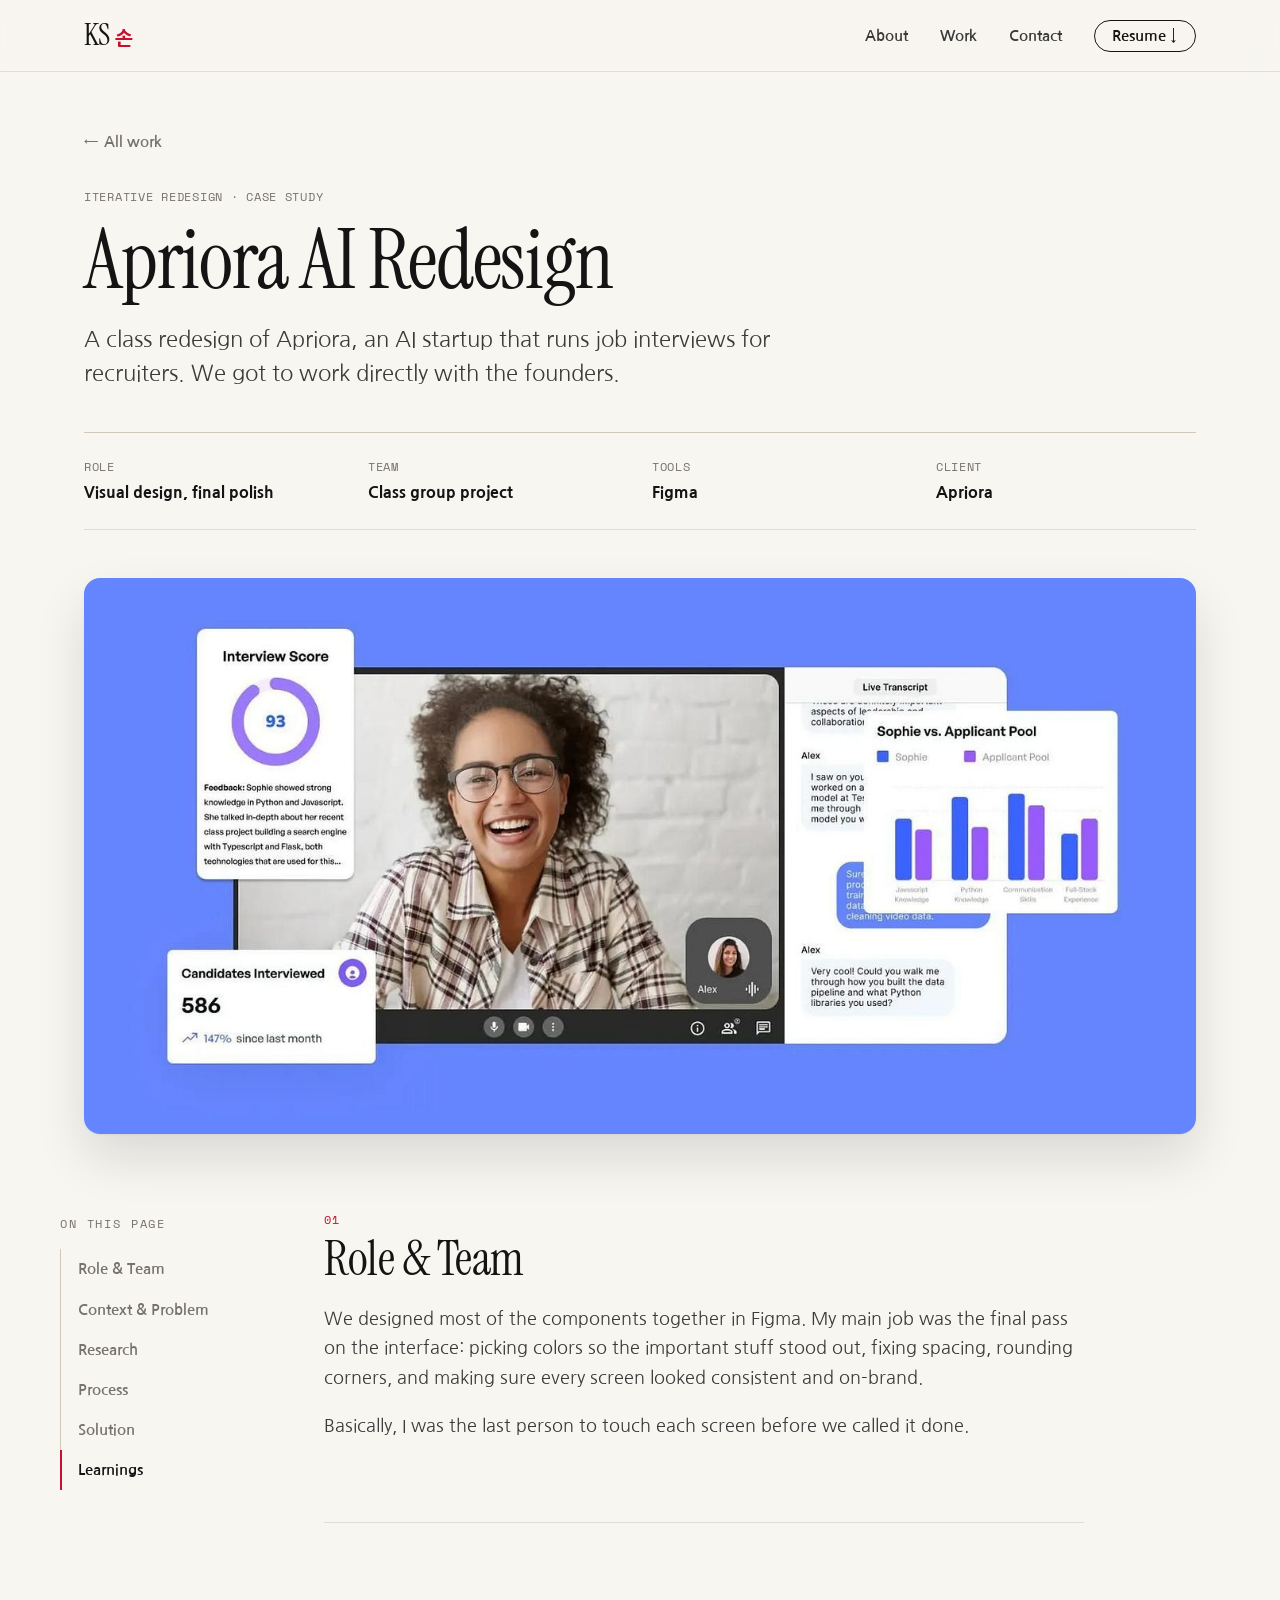
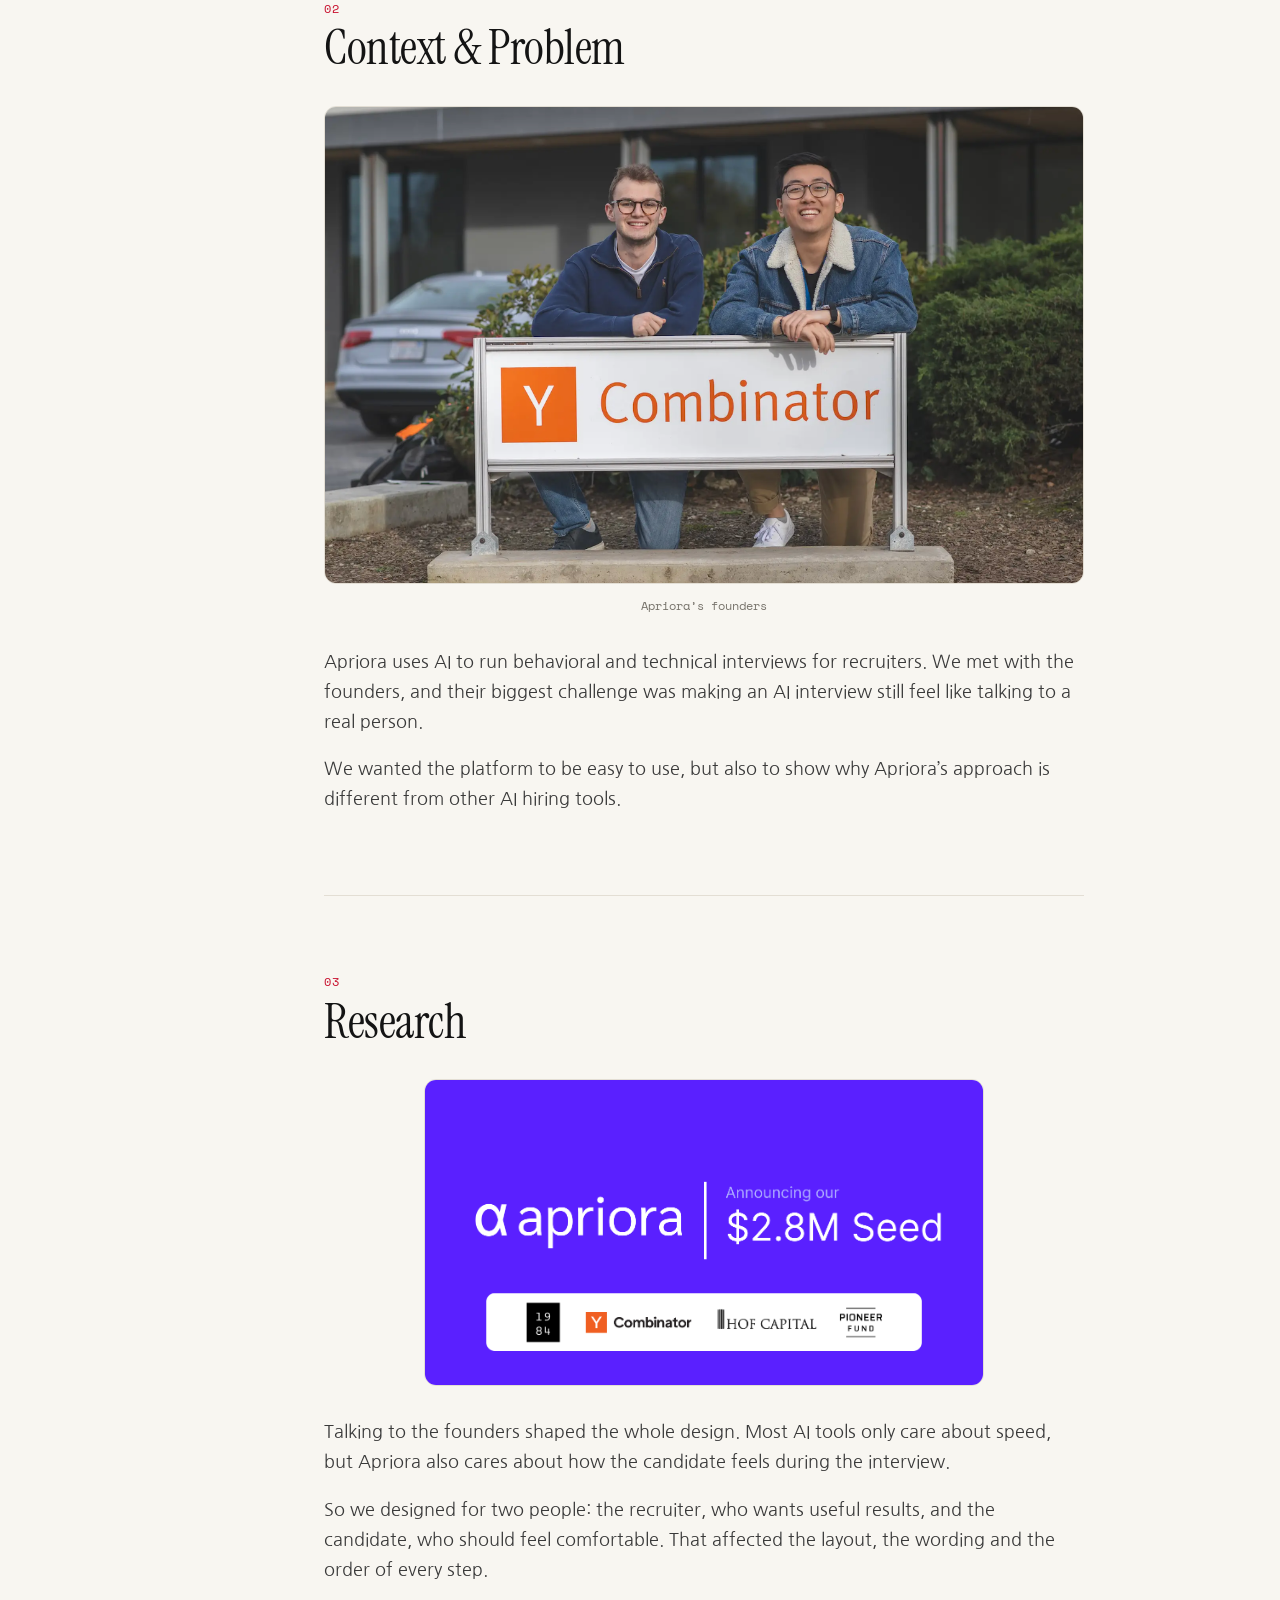
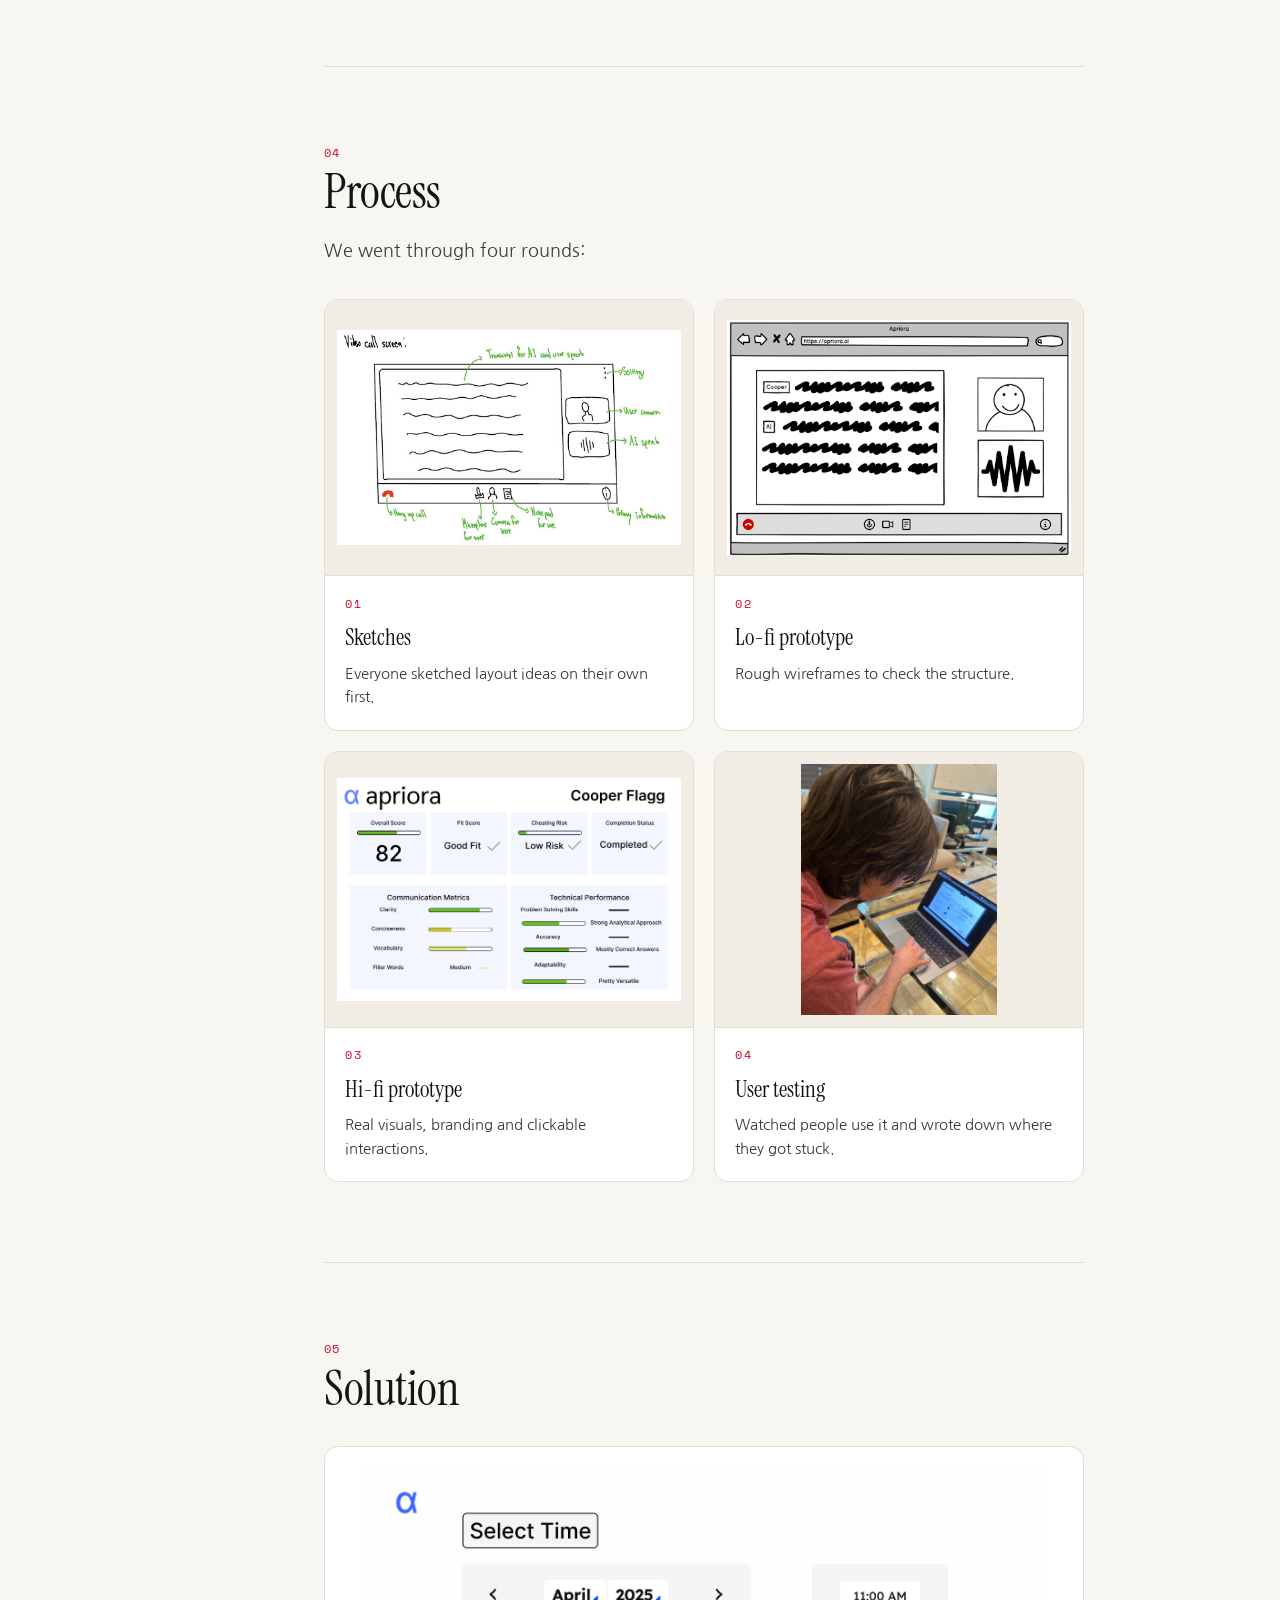
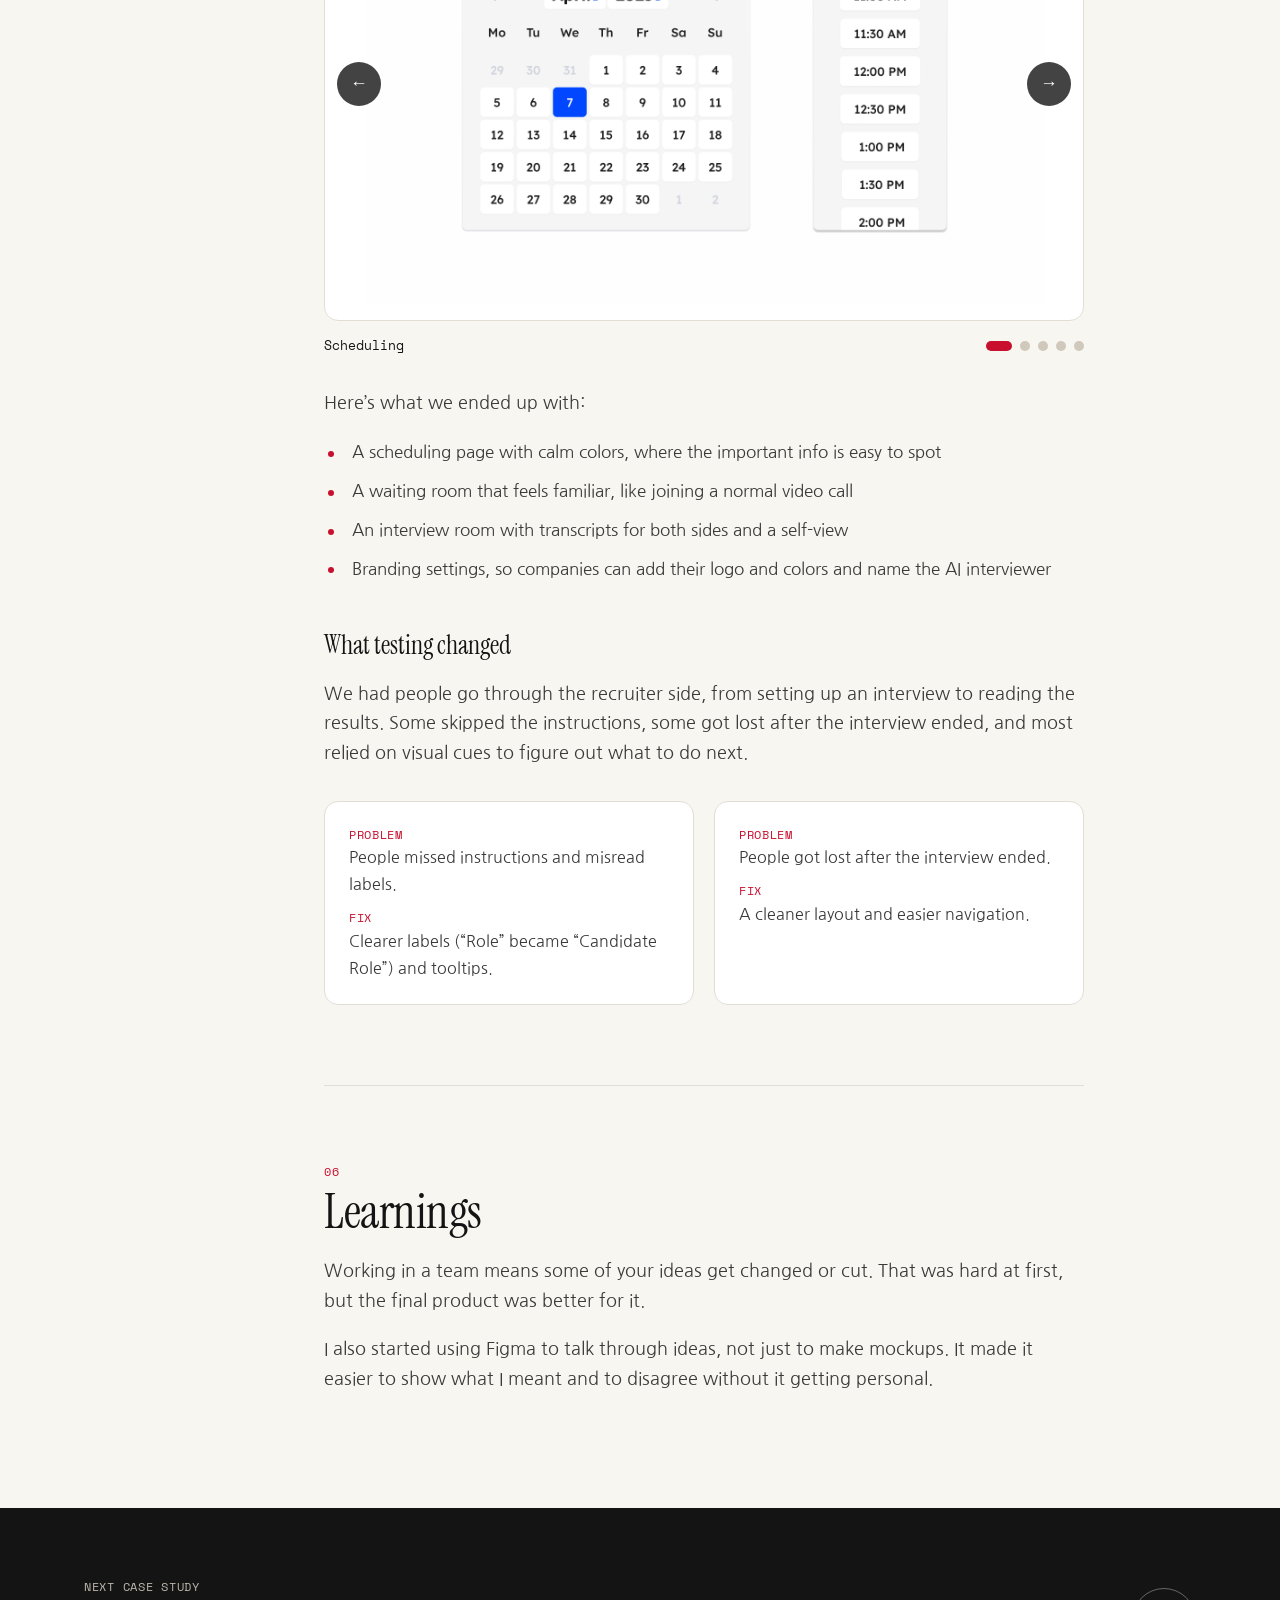
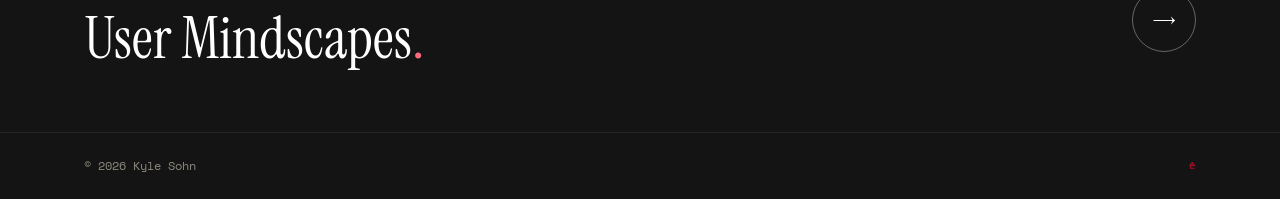
<file: iterativeredesignfinalportfol.html>
<!DOCTYPE html>
<html lang="en">
<head>
  <meta charset="UTF-8" />
  <meta name="viewport" content="width=device-width, initial-scale=1.0" />
  <title>Apriora AI Redesign — Kyle Sohn</title>
  <meta name="description" content="A class redesign of Apriora, an AI interview platform for recruiters." />
  <link rel="preconnect" href="https://fonts.googleapis.com">
  <link rel="preconnect" href="https://fonts.gstatic.com" crossorigin>
  <link href="https://fonts.googleapis.com/css2?family=Instrument+Serif:ital@0;1&family=Nanum+Gothic:wght@400;700;800&family=Space+Mono:wght@400;700&display=swap" rel="stylesheet">
  <link rel="stylesheet" href="case.css">
</head>
<body>
  <a href="#main" class="skip-link">Skip to content</a>

  <header class="navbar">
    <div class="container">
      <a href="index.html" class="logo" aria-label="Kyle Sohn, home">KS<span class="hangul" aria-hidden="true">손</span></a>
      <button class="menu-toggle" id="menuToggle" aria-label="Menu" aria-expanded="false" aria-controls="navLinks"><span></span></button>
      <nav aria-label="Primary">
        <ul class="nav-links" id="navLinks">
          <li><a href="index.html#about">About</a></li>
          <li><a href="index.html#work">Work</a></li>
          <li><a href="index.html#contact">Contact</a></li>
          <li><a href="Sohn_Kyle_Resume.pdf" class="nav-cta" download>Resume ↓</a></li>
        </ul>
      </nav>
    </div>
  </header>

  <main id="main">
    <section class="case-hero">
      <div class="container">
        <a href="index.html#work" class="back-link"><span aria-hidden="true">←</span> All work</a>
        <span class="eyebrow">Iterative redesign · Case study</span>
        <h1>Apriora AI Redesign</h1>
        <p class="lede">A class redesign of Apriora, an AI startup that runs job interviews for recruiters. We got to work directly with the founders.</p>
        <dl class="meta">
          <div><dt>Role</dt><dd>Visual design, final polish</dd></div>
          <div><dt>Team</dt><dd>Class group project</dd></div>
          <div><dt>Tools</dt><dd>Figma</dd></div>
          <div><dt>Client</dt><dd>Apriora</dd></div>
        </dl>
        <div class="hero-shot"><img src="apriora-redesign-main/apriorabackground.jpg" alt="Apriora AI redesign"></div>
      </div>
    </section>

    <div class="container case-body">
      <nav class="toc" aria-label="On this page">
        <p>On this page</p>
        <ol>
          <li><a href="#role">Role &amp; Team</a></li>
          <li><a href="#context">Context &amp; Problem</a></li>
          <li><a href="#research">Research</a></li>
          <li><a href="#process">Process</a></li>
          <li><a href="#solution">Solution</a></li>
          <li><a href="#learnings">Learnings</a></li>
        </ol>
      </nav>
      <article class="content">
        <section id="role">
          <h2><span class="num">01</span>Role &amp; Team</h2>
          <p>We designed most of the components together in Figma. My main job was the final pass on the interface: picking colors so the important stuff stood out, fixing spacing, rounding corners, and making sure every screen looked consistent and on-brand.</p>
          <p>Basically, I was the last person to touch each screen before we called it done.</p>
        </section>
        <section id="context">
          <h2><span class="num">02</span>Context &amp; Problem</h2>
          <figure>
            <img src="apriora-redesign-main/apriorafounders.jpg" alt="Apriora's founders">
            <figcaption>Apriora’s founders</figcaption>
          </figure>
          <p>Apriora uses AI to run behavioral and technical interviews for recruiters. We met with the founders, and their biggest challenge was making an AI interview still feel like talking to a real person.</p>
          <p>We wanted the platform to be easy to use, but also to show why Apriora’s approach is different from other AI hiring tools.</p>
        </section>
        <section id="research">
          <h2><span class="num">03</span>Research</h2>
          <figure class="narrow">
            <img src="apriora-redesign-main/apriorastartup.png" alt="Apriora announcement">
          </figure>
          <p>Talking to the founders shaped the whole design. Most AI tools only care about speed, but Apriora also cares about how the candidate feels during the interview.</p>
          <p>So we designed for two people: the recruiter, who wants useful results, and the candidate, who should feel comfortable. That affected the layout, the wording and the order of every step.</p>
        </section>
        <section id="process">
          <h2><span class="num">04</span>Process</h2>
          <p>We went through four rounds:</p>
          <div class="steps">
            <div class="step"><div class="shot"><img src="apriora-redesign-main/sketch.jpg" alt="Early sketches"></div><div class="body"><h4>Sketches</h4><p>Everyone sketched layout ideas on their own first.</p></div></div>
            <div class="step"><div class="shot"><img src="apriora-redesign-main/lofiprototype.png" alt="Lo-fi prototype"></div><div class="body"><h4>Lo-fi prototype</h4><p>Rough wireframes to check the structure.</p></div></div>
            <div class="step"><div class="shot"><img src="apriora-redesign-main/hifi.png" alt="Hi-fi prototype"></div><div class="body"><h4>Hi-fi prototype</h4><p>Real visuals, branding and clickable interactions.</p></div></div>
            <div class="step"><div class="shot"><img src="apriora-redesign-main/usertest.png" alt="User testing session"></div><div class="body"><h4>User testing</h4><p>Watched people use it and wrote down where they got stuck.</p></div></div>
          </div>
        </section>
        <section id="solution">
          <h2><span class="num">05</span>Solution</h2>
          <div class="carousel" aria-roledescription="carousel" aria-label="Final screens">
            <div class="carousel-frame">
              <img src="apriora-redesign-main/slideshow/Calendar.png" alt="Scheduling" data-caption="Scheduling" class="on">
              <img src="apriora-redesign-main/slideshow/Input Questions.png" alt="Setting up interview questions" data-caption="Setting up interview questions">
              <img src="apriora-redesign-main/slideshow/Interview.png" alt="Interview room" data-caption="Interview room">
              <img src="apriora-redesign-main/slideshow/Recruiter Apriora Customization Section.png" alt="Branding settings for recruiters" data-caption="Branding settings for recruiters">
              <img src="apriora-redesign-main/slideshow/Waiting Room.png" alt="Waiting room" data-caption="Waiting room">
              <button class="carousel-btn prev" type="button" aria-label="Previous screen">←</button>
              <button class="carousel-btn next" type="button" aria-label="Next screen">→</button>
            </div>
            <div class="carousel-bar"><span class="carousel-caption" aria-live="polite"></span><div class="dots"></div></div>
          </div>
          <p>Here’s what we ended up with:</p>
          <ul class="list">
            <li>A scheduling page with calm colors, where the important info is easy to spot</li>
            <li>A waiting room that feels familiar, like joining a normal video call</li>
            <li>An interview room with transcripts for both sides and a self-view</li>
            <li>Branding settings, so companies can add their logo and colors and name the AI interviewer</li>
          </ul>
          <h3>What testing changed</h3>
          <p>We had people go through the recruiter side, from setting up an interview to reading the results. Some skipped the instructions, some got lost after the interview ended, and most relied on visual cues to figure out what to do next.</p>
          <div class="cards">
            <div class="card"><span class="k">Problem</span><p>People missed instructions and misread labels.</p><span class="k">Fix</span><p>Clearer labels (“Role” became “Candidate Role”) and tooltips.</p></div>
            <div class="card"><span class="k">Problem</span><p>People got lost after the interview ended.</p><span class="k">Fix</span><p>A cleaner layout and easier navigation.</p></div>
          </div>
        </section>
        <section id="learnings">
          <h2><span class="num">06</span>Learnings</h2>
          <p>Working in a team means some of your ideas get changed or cut. That was hard at first, but the final product was better for it.</p>
          <p>I also started using Figma to talk through ideas, not just to make mockups. It made it easier to show what I meant and to disagree without it getting personal.</p>
        </section>

      </article>
    </div>

    <section class="next-project">
      <div class="container">
        <a href="usermindscapes.html">
          <div>
            <span class="eyebrow">Next case study</span>
            <h2>User Mindscapes</h2>
          </div>
          <span class="arrow-circle" aria-hidden="true">→</span>
        </a>
      </div>
    </section>
  </main>

  <footer class="site-footer"><div class="container"><span>© <span id="year">2026</span> Kyle Sohn</span><span class="hangul" aria-hidden="true">손</span></div></footer>
  <script src="case.js"></script>
</body>
</html>
</file>
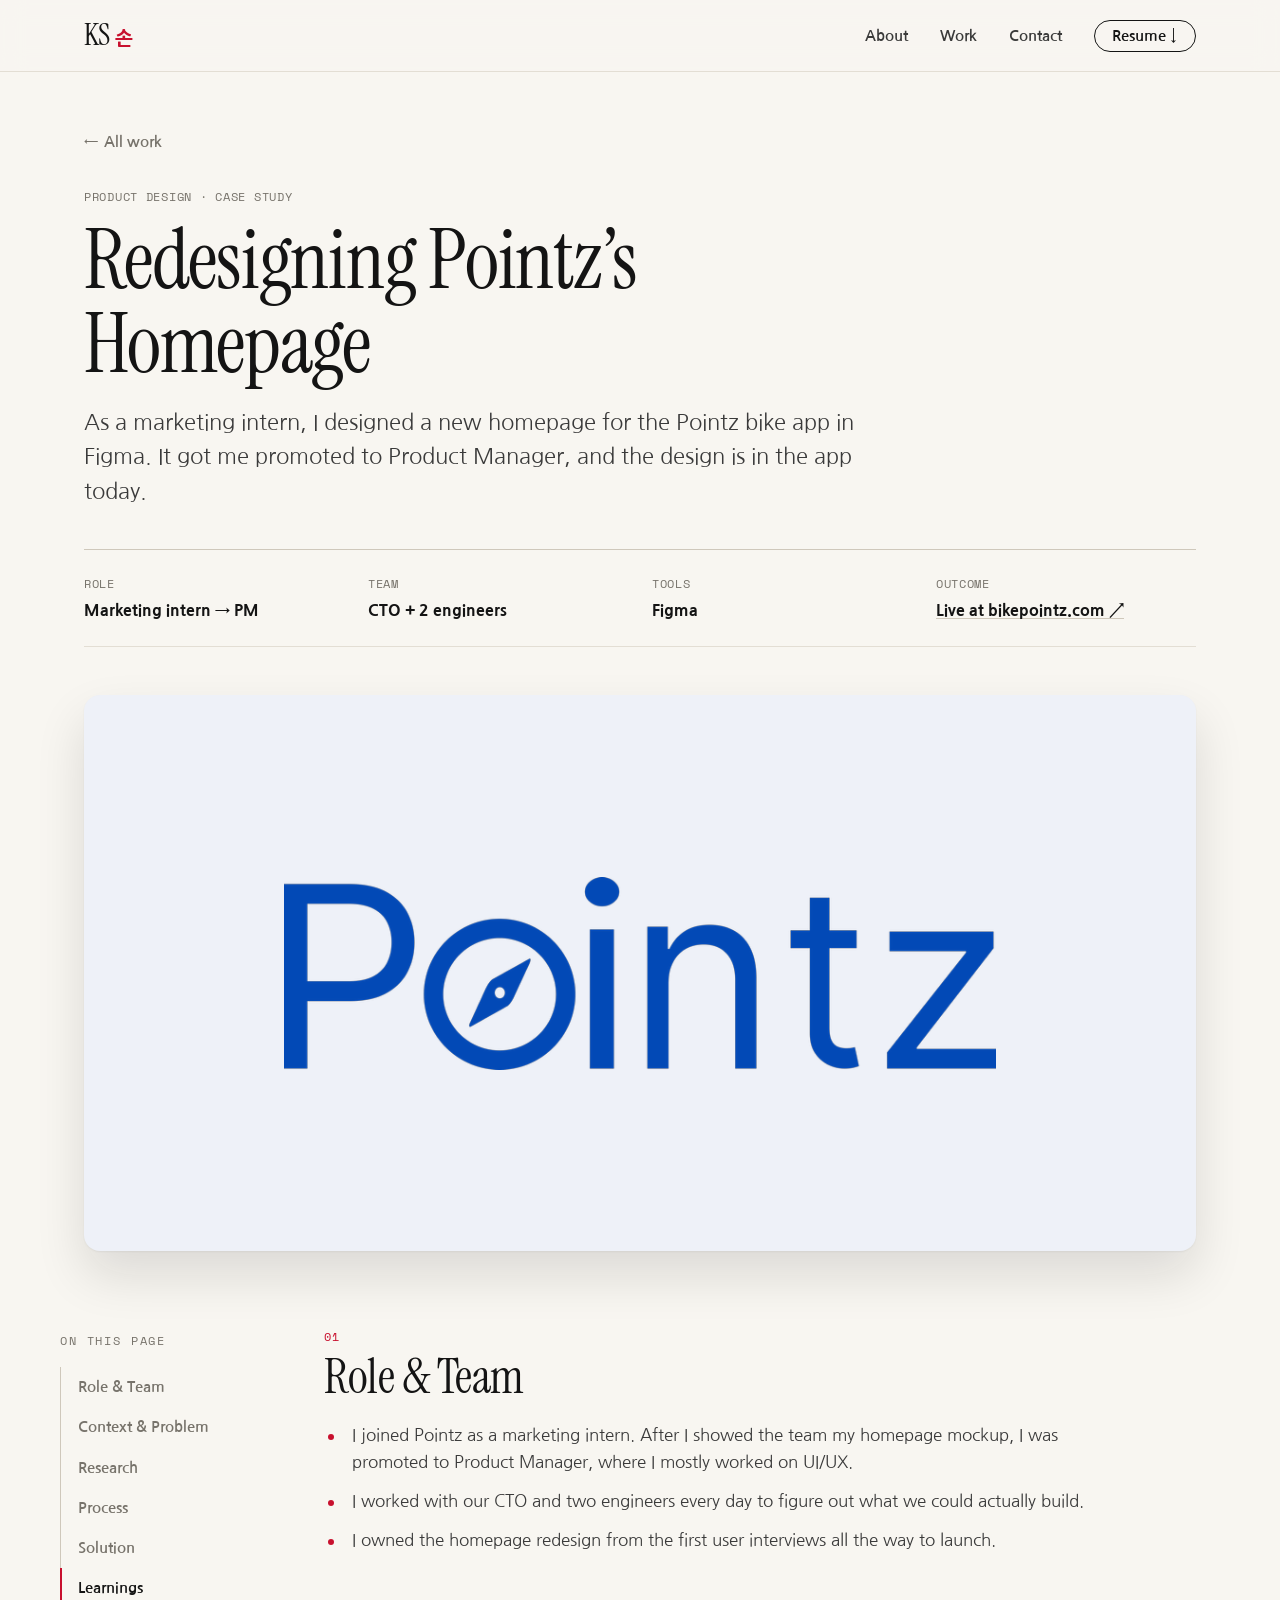
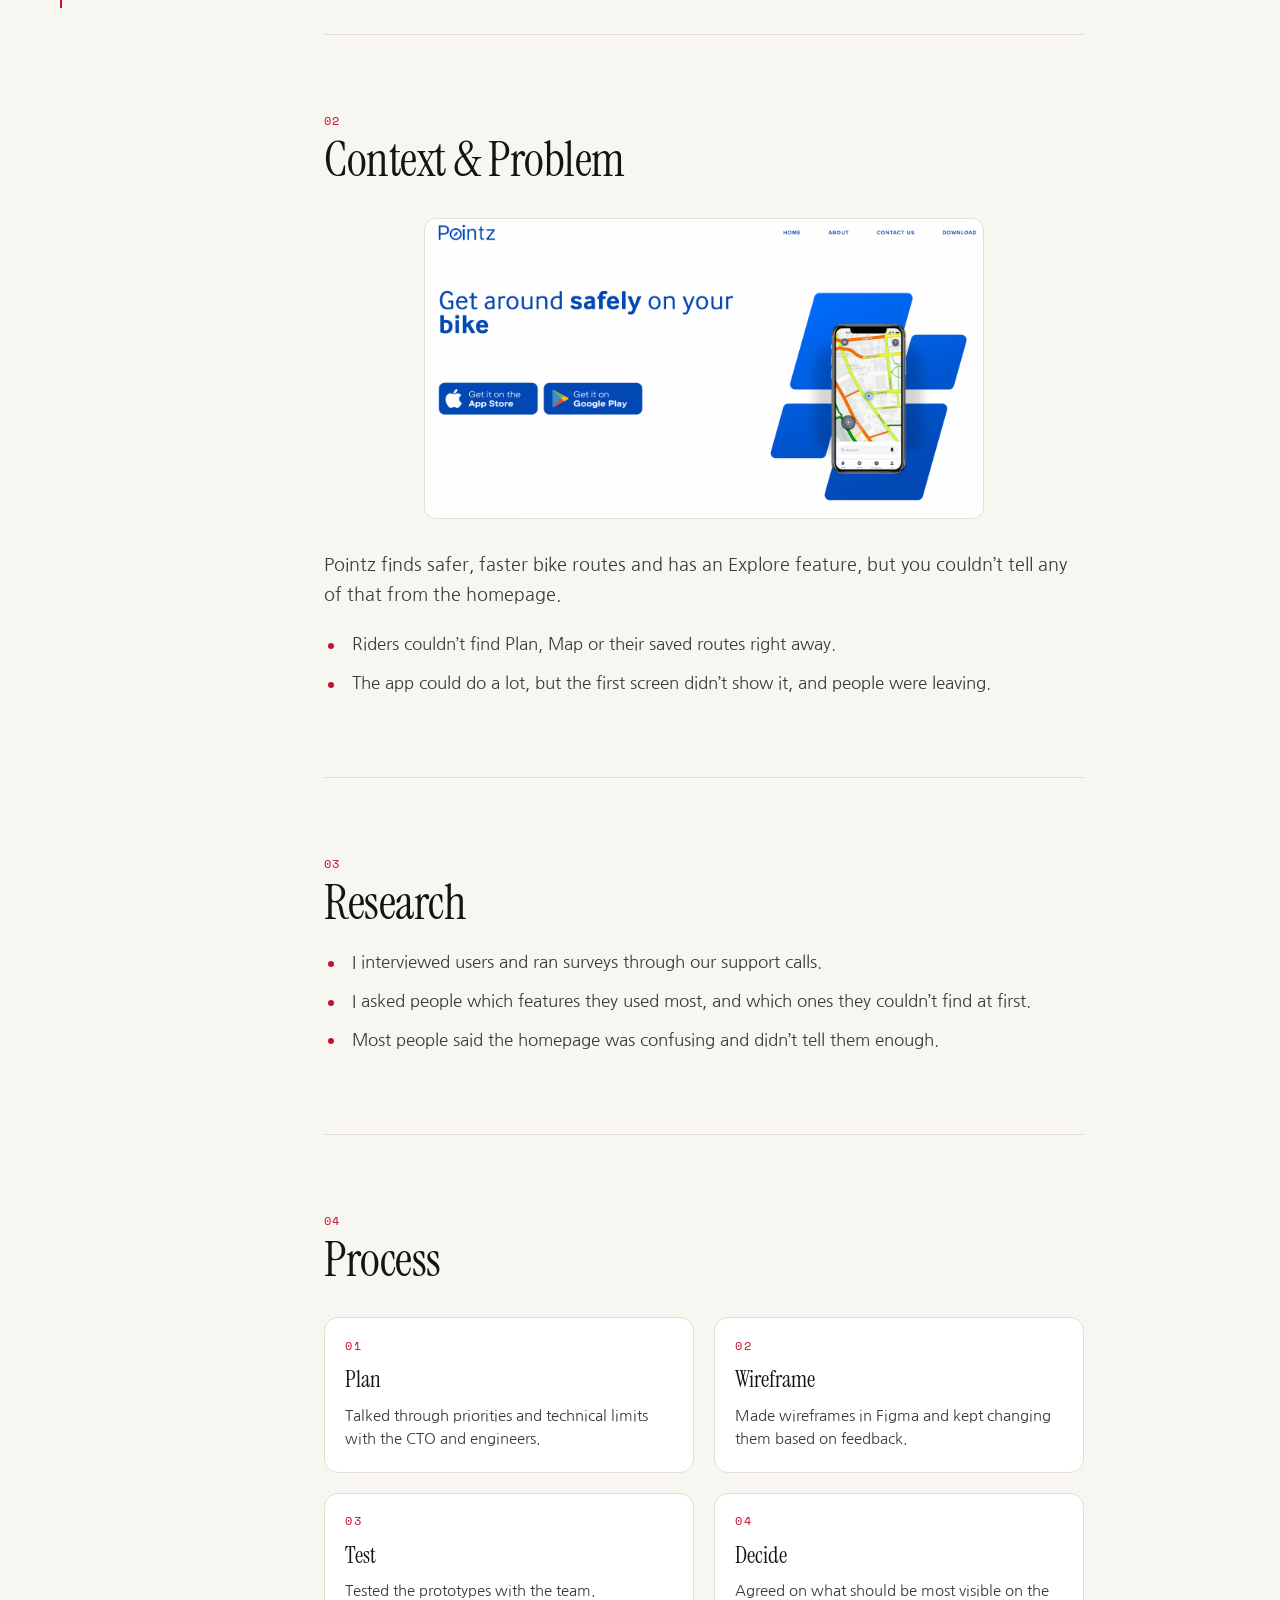
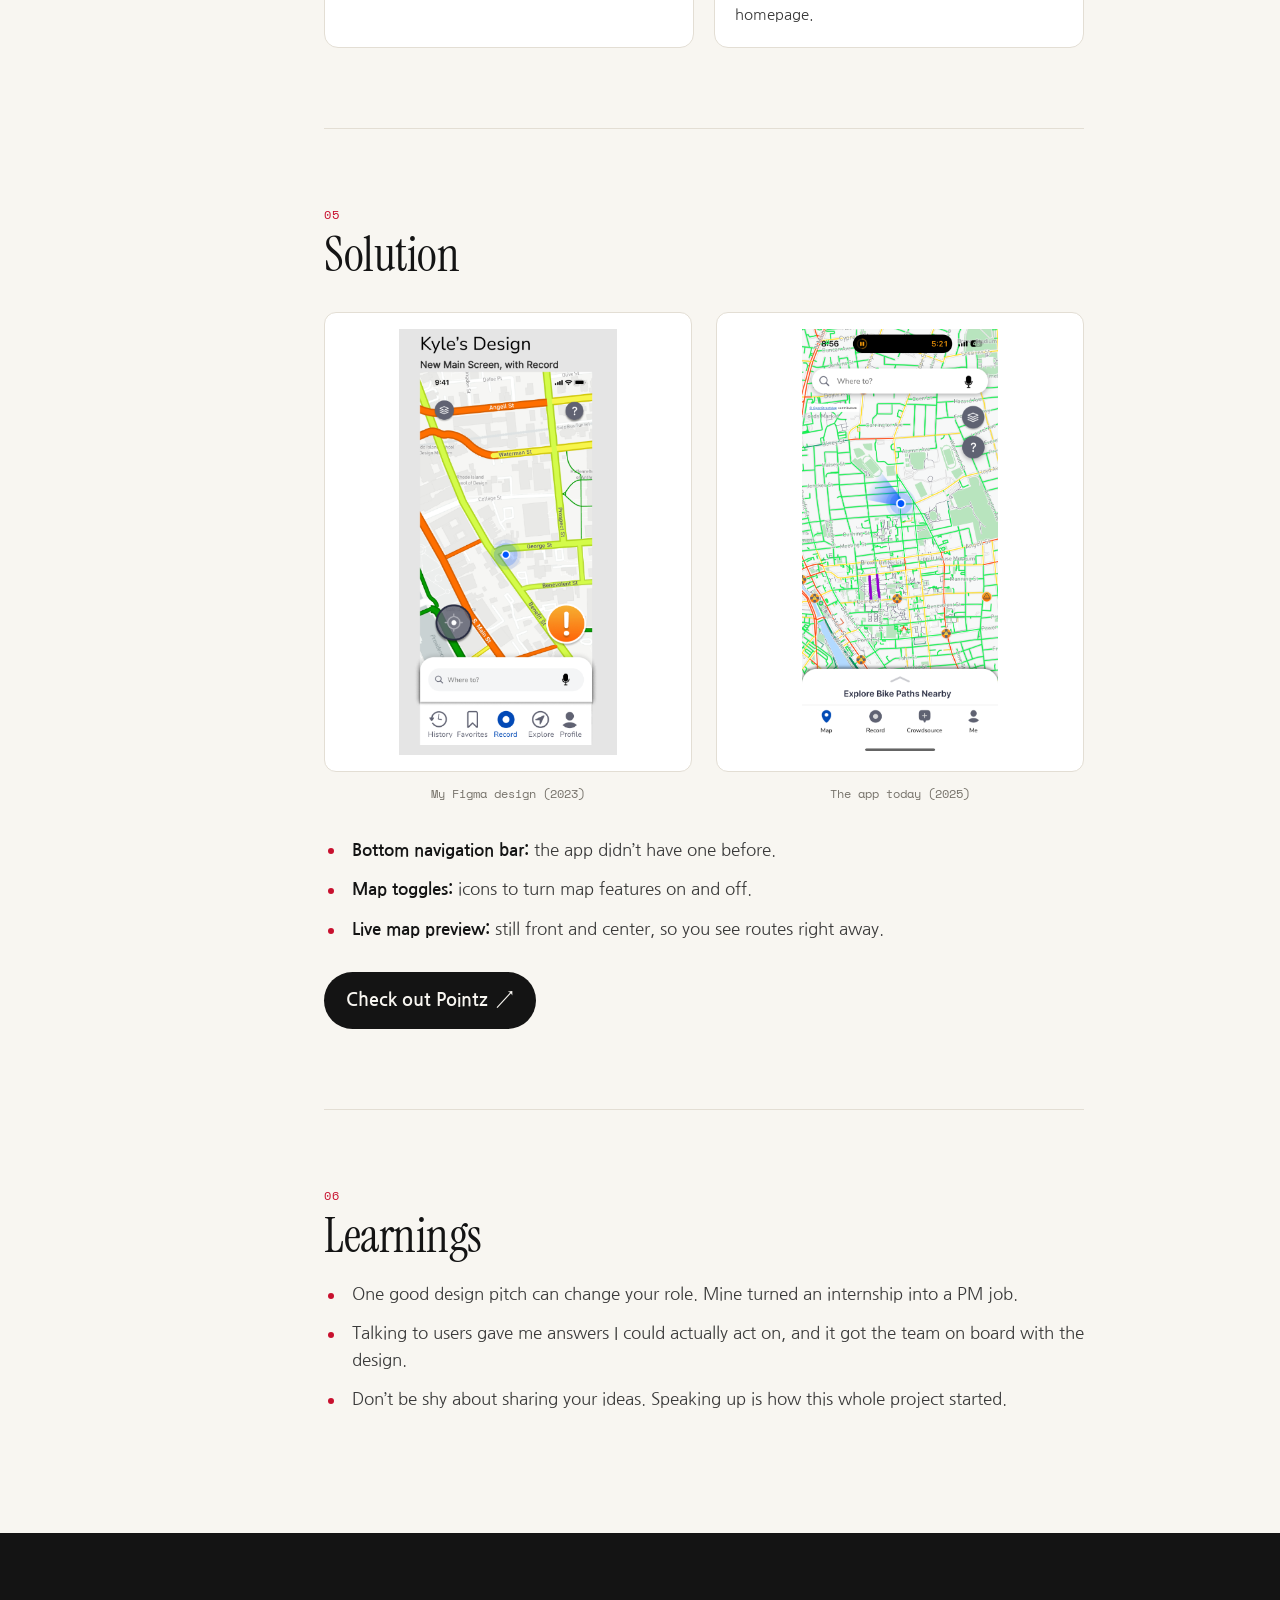
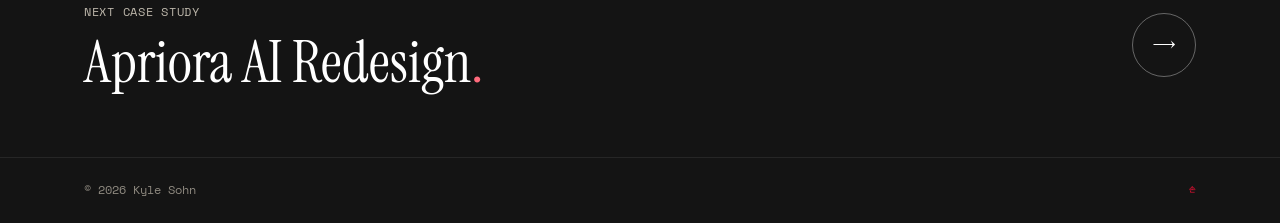
<file: pointz.html>
<!DOCTYPE html>
<html lang="en">
<head>
  <meta charset="UTF-8" />
  <meta name="viewport" content="width=device-width, initial-scale=1.0" />
  <title>Redesigning Pointz’s Homepage — Kyle Sohn</title>
  <meta name="description" content="How a Figma homepage mockup turned a marketing internship at Pointz into a PM role." />
  <link rel="preconnect" href="https://fonts.googleapis.com">
  <link rel="preconnect" href="https://fonts.gstatic.com" crossorigin>
  <link href="https://fonts.googleapis.com/css2?family=Instrument+Serif:ital@0;1&family=Nanum+Gothic:wght@400;700;800&family=Space+Mono:wght@400;700&display=swap" rel="stylesheet">
  <link rel="stylesheet" href="case.css">
</head>
<body>
  <a href="#main" class="skip-link">Skip to content</a>

  <header class="navbar">
    <div class="container">
      <a href="index.html" class="logo" aria-label="Kyle Sohn, home">KS<span class="hangul" aria-hidden="true">손</span></a>
      <button class="menu-toggle" id="menuToggle" aria-label="Menu" aria-expanded="false" aria-controls="navLinks"><span></span></button>
      <nav aria-label="Primary">
        <ul class="nav-links" id="navLinks">
          <li><a href="index.html#about">About</a></li>
          <li><a href="index.html#work">Work</a></li>
          <li><a href="index.html#contact">Contact</a></li>
          <li><a href="Sohn_Kyle_Resume.pdf" class="nav-cta" download>Resume ↓</a></li>
        </ul>
      </nav>
    </div>
  </header>

  <main id="main">
    <section class="case-hero">
      <div class="container">
        <a href="index.html#work" class="back-link"><span aria-hidden="true">←</span> All work</a>
        <span class="eyebrow">Product design · Case study</span>
        <h1>Redesigning Pointz’s Homepage</h1>
        <p class="lede">As a marketing intern, I designed a new homepage for the Pointz bike app in Figma. It got me promoted to Product Manager, and the design is in the app today.</p>
        <dl class="meta">
          <div><dt>Role</dt><dd>Marketing intern → PM</dd></div>
          <div><dt>Team</dt><dd>CTO + 2 engineers</dd></div>
          <div><dt>Tools</dt><dd>Figma</dd></div>
          <div><dt>Outcome</dt><dd><a href="https://www.bikepointz.com/" target="_blank" rel="noopener">Live at bikepointz.com ↗</a></dd></div>
        </dl>
        <div class="hero-shot contain"><img src="pointz/pointz3.png" alt="Pointz app"></div>
      </div>
    </section>

    <div class="container case-body">
      <nav class="toc" aria-label="On this page">
        <p>On this page</p>
        <ol>
          <li><a href="#role">Role &amp; Team</a></li>
          <li><a href="#context">Context &amp; Problem</a></li>
          <li><a href="#research">Research</a></li>
          <li><a href="#process">Process</a></li>
          <li><a href="#solution">Solution</a></li>
          <li><a href="#learnings">Learnings</a></li>
        </ol>
      </nav>
      <article class="content">
        <section id="role">
          <h2><span class="num">01</span>Role &amp; Team</h2>
          <ul class="list">
            <li>I joined Pointz as a marketing intern. After I showed the team my homepage mockup, I was promoted to Product Manager, where I mostly worked on UI/UX.</li>
            <li>I worked with our CTO and two engineers every day to figure out what we could actually build.</li>
            <li>I owned the homepage redesign from the first user interviews all the way to launch.</li>
          </ul>
        </section>
        <section id="context">
          <h2><span class="num">02</span>Context &amp; Problem</h2>
          <figure class="narrow">
            <img src="pointz/pointz2.jpg" alt="The Pointz app">
          </figure>
          <p>Pointz finds safer, faster bike routes and has an Explore feature, but you couldn’t tell any of that from the homepage.</p>
          <ul class="list">
            <li>Riders couldn’t find Plan, Map or their saved routes right away.</li>
            <li>The app could do a lot, but the first screen didn’t show it, and people were leaving.</li>
          </ul>
        </section>
        <section id="research">
          <h2><span class="num">03</span>Research</h2>
          <ul class="list">
            <li>I interviewed users and ran surveys through our support calls.</li>
            <li>I asked people which features they used most, and which ones they couldn’t find at first.</li>
            <li>Most people said the homepage was confusing and didn’t tell them enough.</li>
          </ul>
        </section>
        <section id="process">
          <h2><span class="num">04</span>Process</h2>
          <div class="steps">
            <div class="step"><div class="body"><h4>Plan</h4><p>Talked through priorities and technical limits with the CTO and engineers.</p></div></div>
            <div class="step"><div class="body"><h4>Wireframe</h4><p>Made wireframes in Figma and kept changing them based on feedback.</p></div></div>
            <div class="step"><div class="body"><h4>Test</h4><p>Tested the prototypes with the team.</p></div></div>
            <div class="step"><div class="body"><h4>Decide</h4><p>Agreed on what should be most visible on the homepage.</p></div></div>
          </div>
        </section>
        <section id="solution">
          <h2><span class="num">05</span>Solution</h2>
          <div class="fig-grid tall">
            <figure><img src="pointz/pointzfigma.jpg" alt="My Figma homepage design"><figcaption>My Figma design (2023)</figcaption></figure>
            <figure><img src="pointz/pointzcurrent.PNG" alt="The current Pointz app homepage"><figcaption>The app today (2025)</figcaption></figure>
          </div>
          <ul class="list">
            <li><strong>Bottom navigation bar:</strong> the app didn’t have one before.</li>
            <li><strong>Map toggles:</strong> icons to turn map features on and off.</li>
            <li><strong>Live map preview:</strong> still front and center, so you see routes right away.</li>
          </ul>
          <p class="live-link"><a href="https://www.bikepointz.com/" target="_blank" rel="noopener">Check out Pointz <span aria-hidden="true">↗</span></a></p>
        </section>
        <section id="learnings">
          <h2><span class="num">06</span>Learnings</h2>
          <ul class="list">
            <li>One good design pitch can change your role. Mine turned an internship into a PM job.</li>
            <li>Talking to users gave me answers I could actually act on, and it got the team on board with the design.</li>
            <li>Don’t be shy about sharing your ideas. Speaking up is how this whole project started.</li>
          </ul>
        </section>

      </article>
    </div>

    <section class="next-project">
      <div class="container">
        <a href="iterativeredesignfinalportfol.html">
          <div>
            <span class="eyebrow">Next case study</span>
            <h2>Apriora AI Redesign</h2>
          </div>
          <span class="arrow-circle" aria-hidden="true">→</span>
        </a>
      </div>
    </section>
  </main>

  <footer class="site-footer"><div class="container"><span>© <span id="year">2026</span> Kyle Sohn</span><span class="hangul" aria-hidden="true">손</span></div></footer>
  <script src="case.js"></script>
</body>
</html>
</file>
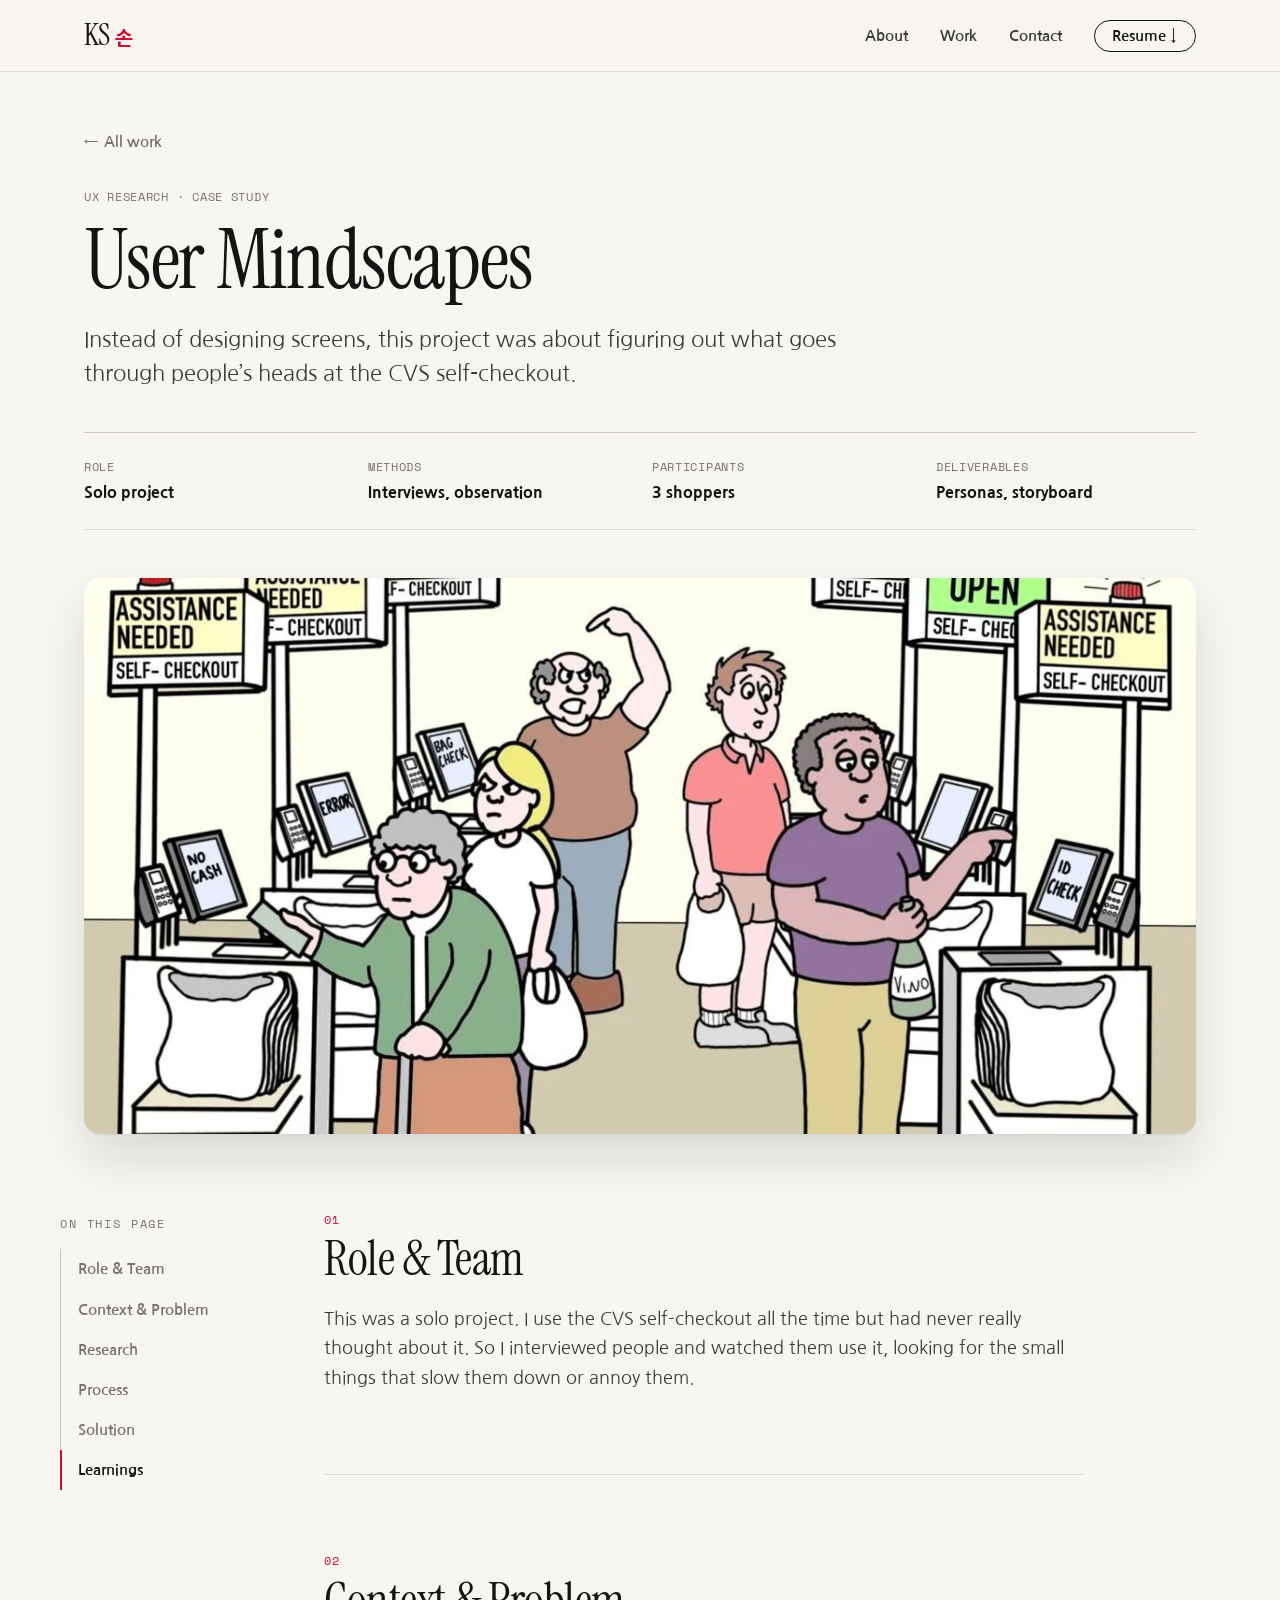
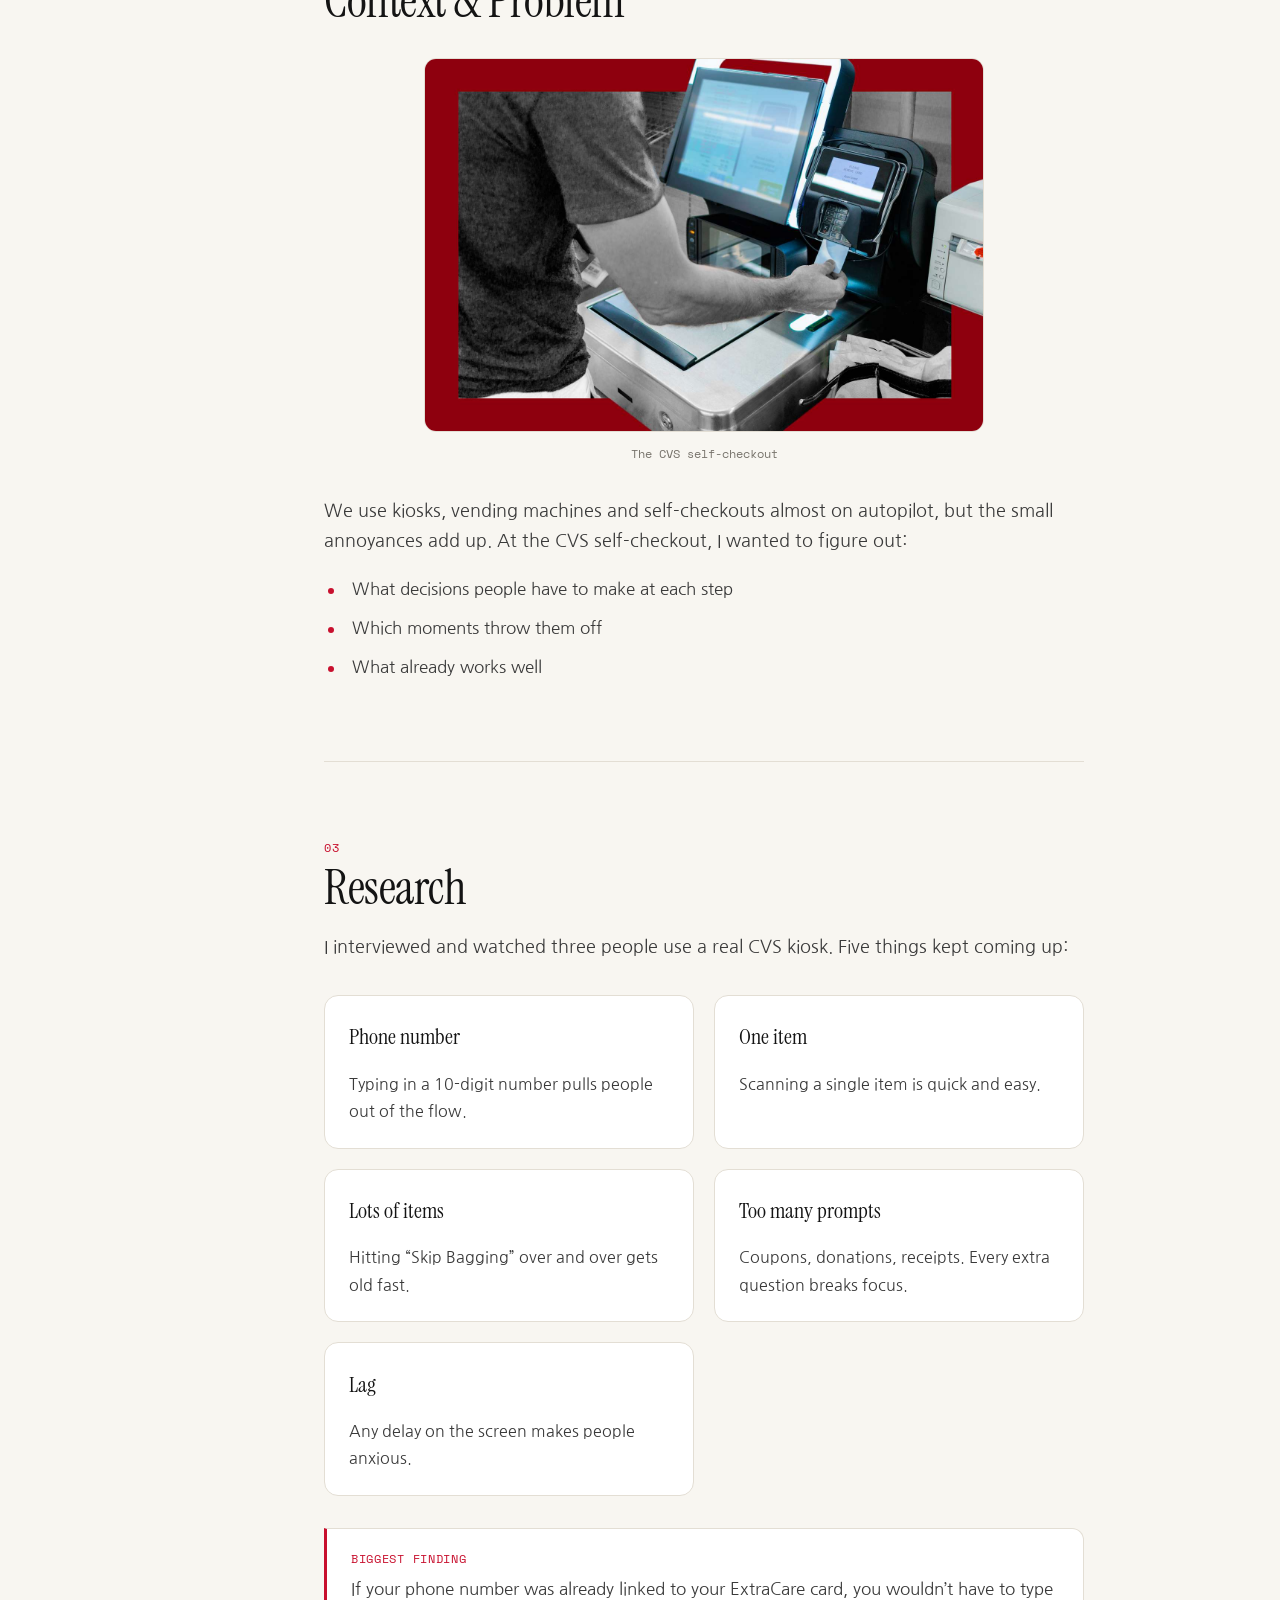
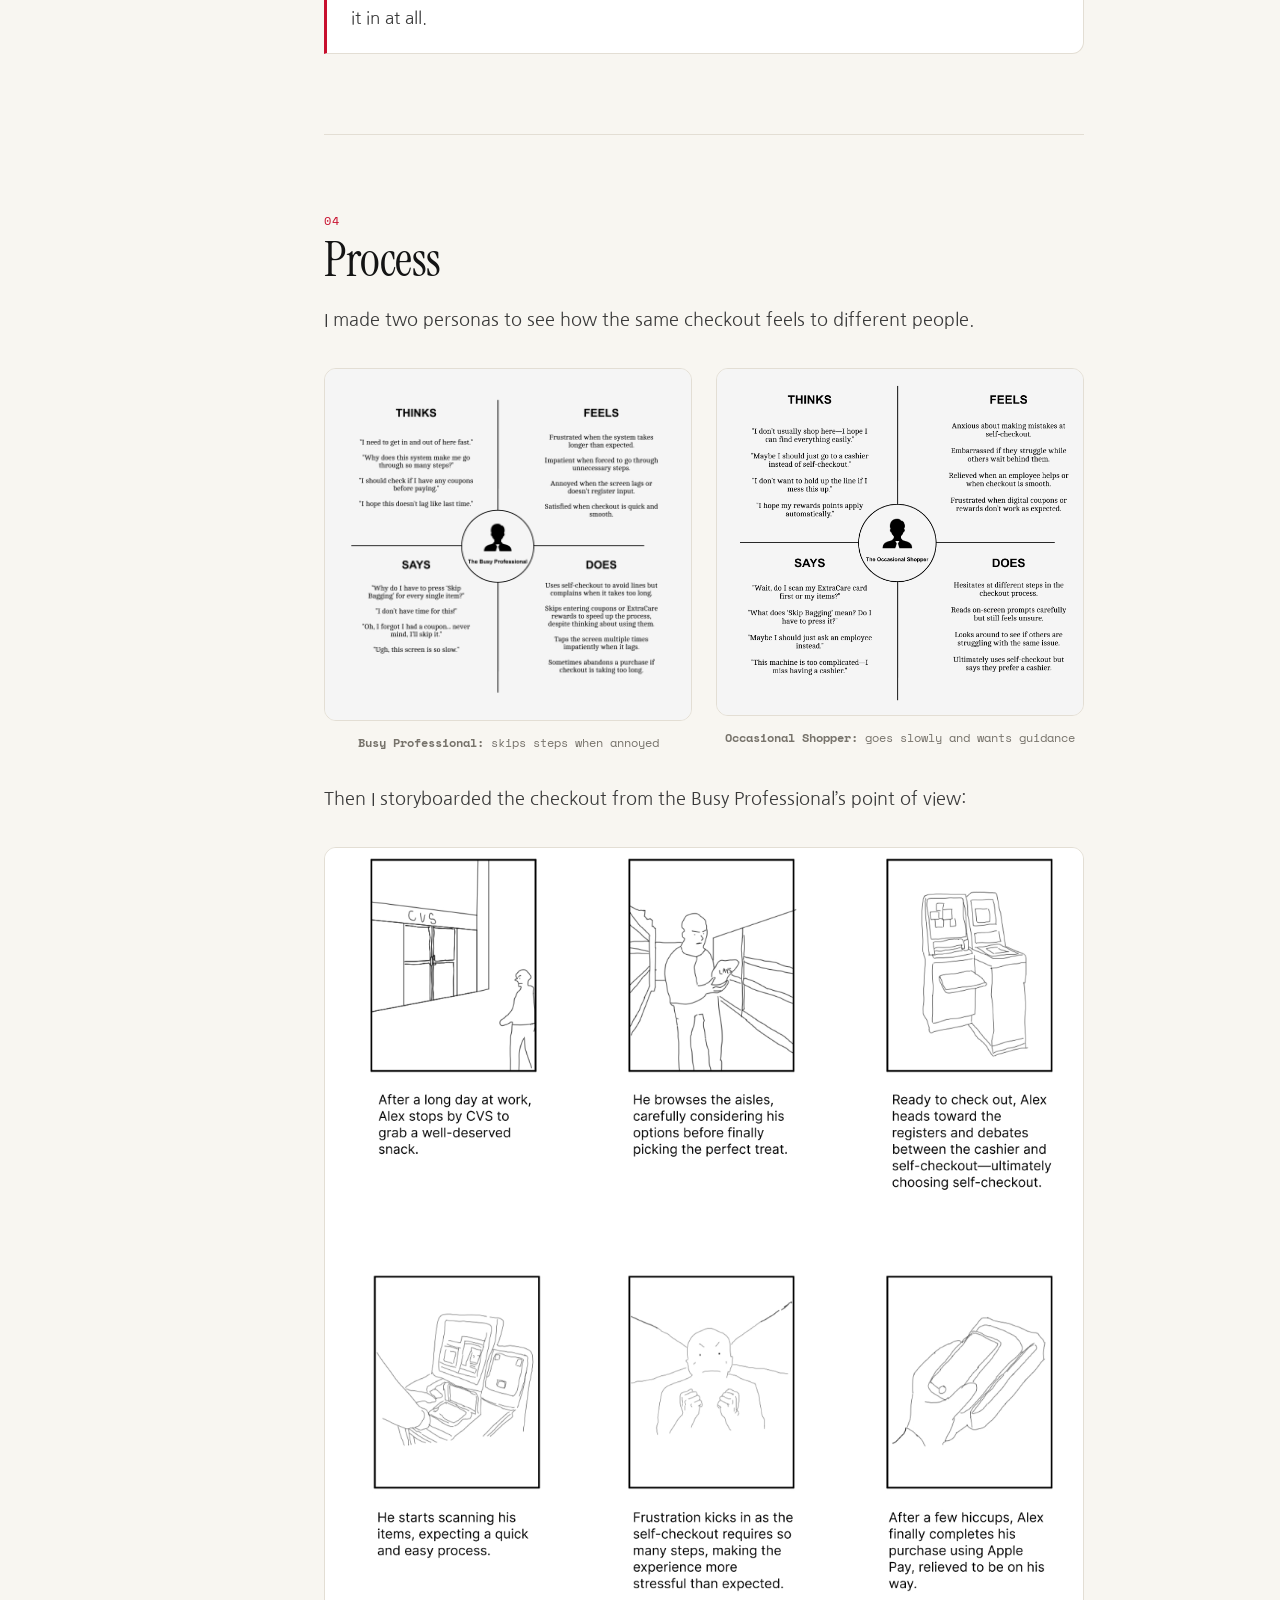
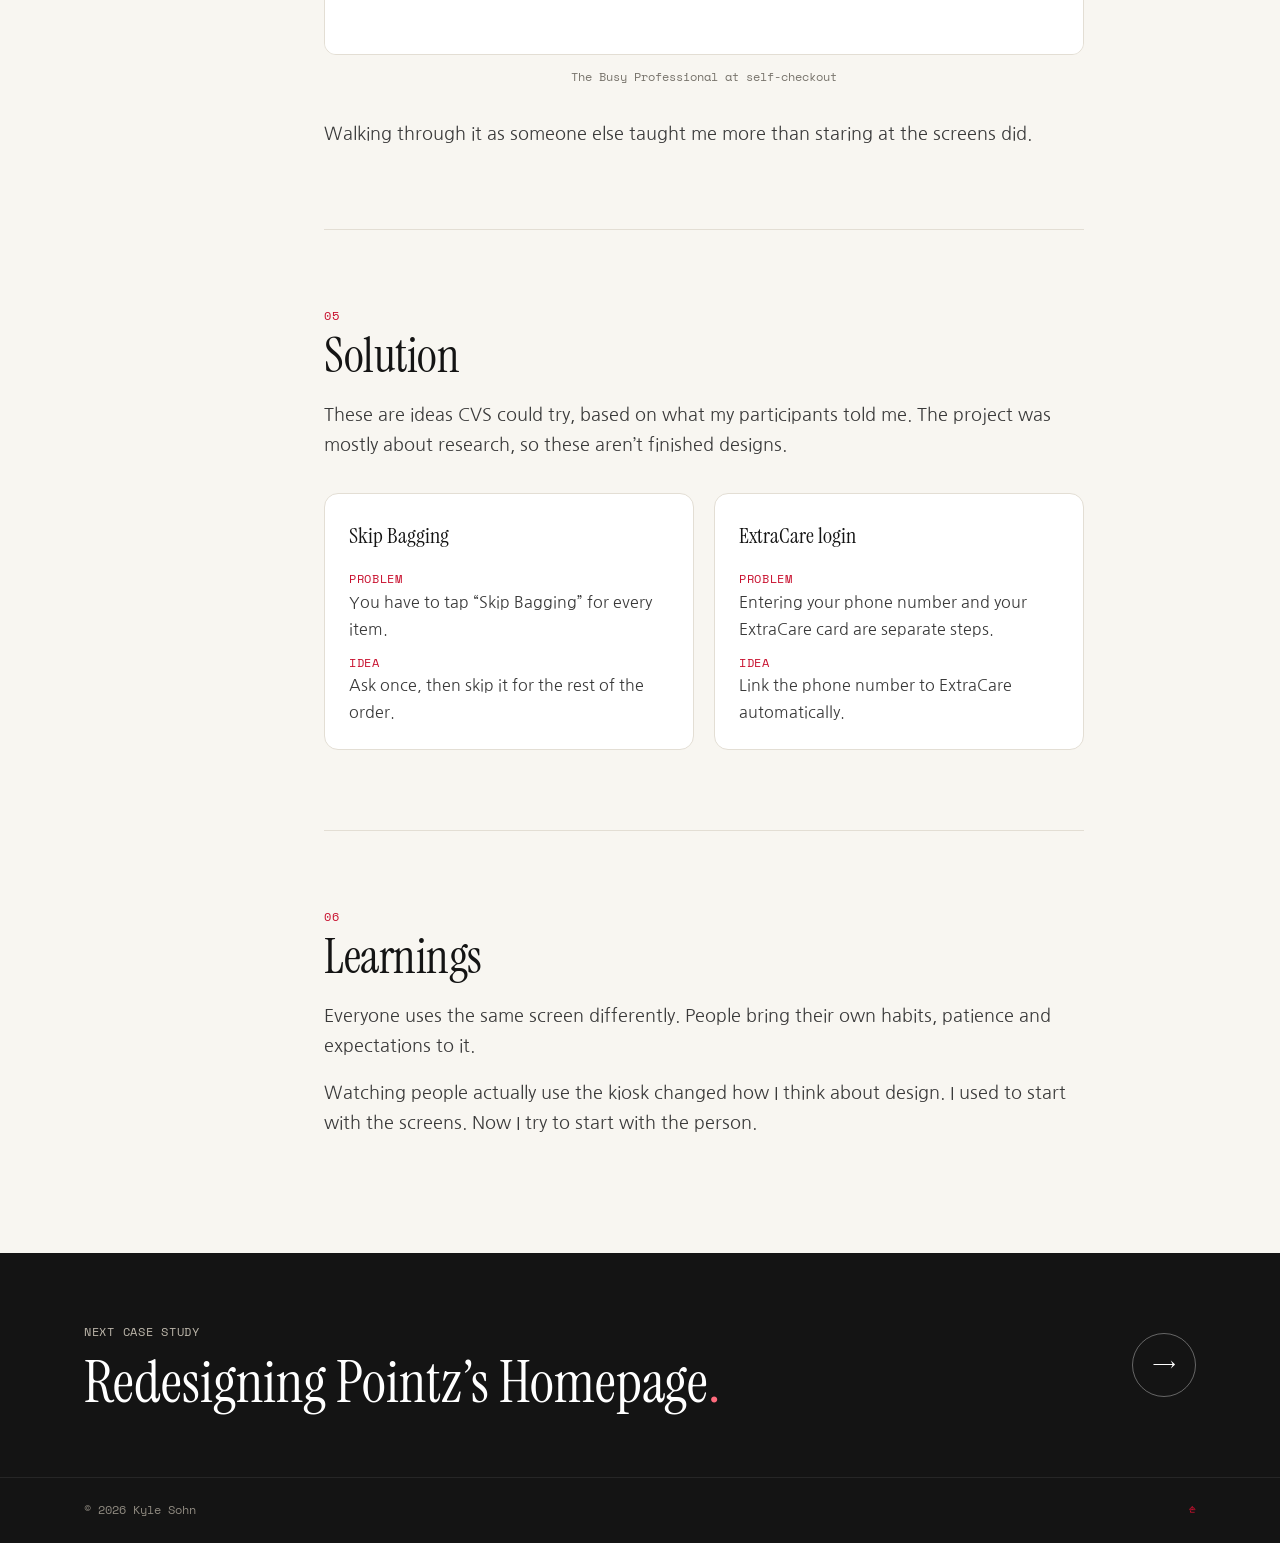
<file: usermindscapes.html>
<!DOCTYPE html>
<html lang="en">
<head>
  <meta charset="UTF-8" />
  <meta name="viewport" content="width=device-width, initial-scale=1.0" />
  <title>User Mindscapes — Kyle Sohn</title>
  <meta name="description" content="A research project on what people think and feel at the CVS self-checkout." />
  <link rel="preconnect" href="https://fonts.googleapis.com">
  <link rel="preconnect" href="https://fonts.gstatic.com" crossorigin>
  <link href="https://fonts.googleapis.com/css2?family=Instrument+Serif:ital@0;1&family=Nanum+Gothic:wght@400;700;800&family=Space+Mono:wght@400;700&display=swap" rel="stylesheet">
  <link rel="stylesheet" href="case.css">
</head>
<body>
  <a href="#main" class="skip-link">Skip to content</a>

  <header class="navbar">
    <div class="container">
      <a href="index.html" class="logo" aria-label="Kyle Sohn, home">KS<span class="hangul" aria-hidden="true">손</span></a>
      <button class="menu-toggle" id="menuToggle" aria-label="Menu" aria-expanded="false" aria-controls="navLinks"><span></span></button>
      <nav aria-label="Primary">
        <ul class="nav-links" id="navLinks">
          <li><a href="index.html#about">About</a></li>
          <li><a href="index.html#work">Work</a></li>
          <li><a href="index.html#contact">Contact</a></li>
          <li><a href="Sohn_Kyle_Resume.pdf" class="nav-cta" download>Resume ↓</a></li>
        </ul>
      </nav>
    </div>
  </header>

  <main id="main">
    <section class="case-hero">
      <div class="container">
        <a href="index.html#work" class="back-link"><span aria-hidden="true">←</span> All work</a>
        <span class="eyebrow">UX research · Case study</span>
        <h1>User Mindscapes</h1>
        <p class="lede">Instead of designing screens, this project was about figuring out what goes through people’s heads at the CVS self-checkout.</p>
        <dl class="meta">
          <div><dt>Role</dt><dd>Solo project</dd></div>
          <div><dt>Methods</dt><dd>Interviews, observation</dd></div>
          <div><dt>Participants</dt><dd>3 shoppers</dd></div>
          <div><dt>Deliverables</dt><dd>Personas, storyboard</dd></div>
        </dl>
        <div class="hero-shot"><img src="personasandstoryboarding/cutecartoon.jpg" alt="Illustration from the User Mindscapes project"></div>
      </div>
    </section>

    <div class="container case-body">
      <nav class="toc" aria-label="On this page">
        <p>On this page</p>
        <ol>
          <li><a href="#role">Role &amp; Team</a></li>
          <li><a href="#context">Context &amp; Problem</a></li>
          <li><a href="#research">Research</a></li>
          <li><a href="#process">Process</a></li>
          <li><a href="#solution">Solution</a></li>
          <li><a href="#learnings">Learnings</a></li>
        </ol>
      </nav>
      <article class="content">
        <section id="role">
          <h2><span class="num">01</span>Role &amp; Team</h2>
          <p>This was a solo project. I use the CVS self-checkout all the time but had never really thought about it. So I interviewed people and watched them use it, looking for the small things that slow them down or annoy them.</p>
        </section>
        <section id="context">
          <h2><span class="num">02</span>Context &amp; Problem</h2>
          <figure class="narrow">
            <img src="personasandstoryboarding/cvs self check out .jpg" alt="CVS self-checkout kiosk">
            <figcaption>The CVS self-checkout</figcaption>
          </figure>
          <p>We use kiosks, vending machines and self-checkouts almost on autopilot, but the small annoyances add up. At the CVS self-checkout, I wanted to figure out:</p>
          <ul class="list">
            <li>What decisions people have to make at each step</li>
            <li>Which moments throw them off</li>
            <li>What already works well</li>
          </ul>
        </section>
        <section id="research">
          <h2><span class="num">03</span>Research</h2>
          <p>I interviewed and watched three people use a real CVS kiosk. Five things kept coming up:</p>
          <div class="cards">
            <div class="card"><h4>Phone number</h4><p>Typing in a 10-digit number pulls people out of the flow.</p></div>
            <div class="card"><h4>One item</h4><p>Scanning a single item is quick and easy.</p></div>
            <div class="card"><h4>Lots of items</h4><p>Hitting “Skip Bagging” over and over gets old fast.</p></div>
            <div class="card"><h4>Too many prompts</h4><p>Coupons, donations, receipts. Every extra question breaks focus.</p></div>
            <div class="card"><h4>Lag</h4><p>Any delay on the screen makes people anxious.</p></div>
          </div>
          <div class="callout"><span class="label">Biggest finding</span><p>If your phone number was already linked to your ExtraCare card, you wouldn’t have to type it in at all.</p></div>
        </section>
        <section id="process">
          <h2><span class="num">04</span>Process</h2>
          <p>I made two personas to see how the same checkout feels to different people.</p>
          <div class="fig-grid">
            <figure><img src="personasandstoryboarding/persona1.jpg" alt="Busy Professional persona"><figcaption><strong>Busy Professional:</strong> skips steps when annoyed</figcaption></figure>
            <figure><img src="personasandstoryboarding/persona2.jpg" alt="Occasional Shopper persona"><figcaption><strong>Occasional Shopper:</strong> goes slowly and wants guidance</figcaption></figure>
          </div>
          <p>Then I storyboarded the checkout from the Busy Professional’s point of view:</p>
          <figure>
            <img src="personasandstoryboarding/storyboard.jpg" alt="Storyboard of the Busy Professional at the CVS self-checkout">
            <figcaption>The Busy Professional at self-checkout</figcaption>
          </figure>
          <p>Walking through it as someone else taught me more than staring at the screens did.</p>
        </section>
        <section id="solution">
          <h2><span class="num">05</span>Solution</h2>
          <p>These are ideas CVS could try, based on what my participants told me. The project was mostly about research, so these aren’t finished designs.</p>
          <div class="cards">
            <div class="card"><h4>Skip Bagging</h4><span class="k">Problem</span><p>You have to tap “Skip Bagging” for every item.</p><span class="k">Idea</span><p>Ask once, then skip it for the rest of the order.</p></div>
            <div class="card"><h4>ExtraCare login</h4><span class="k">Problem</span><p>Entering your phone number and your ExtraCare card are separate steps.</p><span class="k">Idea</span><p>Link the phone number to ExtraCare automatically.</p></div>
          </div>
        </section>
        <section id="learnings">
          <h2><span class="num">06</span>Learnings</h2>
          <p>Everyone uses the same screen differently. People bring their own habits, patience and expectations to it.</p>
          <p>Watching people actually use the kiosk changed how I think about design. I used to start with the screens. Now I try to start with the person.</p>
        </section>

      </article>
    </div>

    <section class="next-project">
      <div class="container">
        <a href="pointz.html">
          <div>
            <span class="eyebrow">Next case study</span>
            <h2>Redesigning Pointz’s Homepage</h2>
          </div>
          <span class="arrow-circle" aria-hidden="true">→</span>
        </a>
      </div>
    </section>
  </main>

  <footer class="site-footer"><div class="container"><span>© <span id="year">2026</span> Kyle Sohn</span><span class="hangul" aria-hidden="true">손</span></div></footer>
  <script src="case.js"></script>
</body>
</html>
</file>
<file: case.css>
/* Shared styles for case study pages — matches index.html */
:root {
  --red: #c8102e;
  --red-dark: #a00d25;
  --navy: #002f6c;
  --ink: #0f172a;
  --text: #1e293b;
  --muted: #475569;
  --line: #e2e8f0;
  --bg: #ffffff;
  --bg-soft: #f7f9fc;
  --tint: #fff5f5;
  --radius: 16px;
  --nav-h: 72px;
  --max: 1160px;
  --ease: cubic-bezier(.2, .7, .2, 1);
}

*, *::before, *::after { box-sizing: border-box; margin: 0; padding: 0; }
html { scroll-behavior: smooth; scroll-padding-top: calc(var(--nav-h) + 24px); }
body {
  font-family: 'Nanum Gothic', system-ui, sans-serif;
  background: var(--bg);
  color: var(--text);
  line-height: 1.7;
  overflow-x: hidden;
  -webkit-font-smoothing: antialiased;
}
img { max-width: 100%; display: block; }
a { color: inherit; }
:focus-visible { outline: 3px solid var(--red); outline-offset: 3px; border-radius: 4px; }

.skip-link {
  position: absolute; left: 1rem; top: -100px; z-index: 100;
  background: var(--ink); color: #fff; padding: .75rem 1rem; border-radius: 8px;
  text-decoration: none; font-weight: 700;
}
.skip-link:focus { top: 1rem; }

.container { width: 100%; max-width: var(--max); margin: 0 auto; padding: 0 1.5rem; }

.eyebrow {
  display: inline-block; font-size: .8rem; font-weight: 800; letter-spacing: .18em;
  text-transform: uppercase; color: var(--red); margin-bottom: .75rem;
}

/* ---------- Nav (same as homepage) ---------- */
.navbar {
  position: sticky; top: 0; z-index: 50; height: var(--nav-h);
  background: rgba(255,255,255,.88);
  backdrop-filter: saturate(180%) blur(12px); -webkit-backdrop-filter: saturate(180%) blur(12px);
  border-bottom: 1px solid var(--line);
}
.navbar .container { height: 100%; display: flex; align-items: center; justify-content: space-between; }
.logo { font-size: 1.75rem; font-weight: 800; letter-spacing: 2px; color: var(--red); text-decoration: none; }
.nav-links { display: flex; align-items: center; gap: 2rem; list-style: none; }
.nav-links a {
  position: relative; text-decoration: none; color: var(--ink);
  font-size: .9rem; font-weight: 700; letter-spacing: .1em; text-transform: uppercase; padding: .25rem 0;
}
.nav-links a:not(.nav-cta)::after {
  content: ""; position: absolute; left: 0; bottom: -2px; width: 100%; height: 2px;
  background: var(--red); transform: scaleX(0); transform-origin: left; transition: transform .3s var(--ease);
}
.nav-links a:not(.nav-cta):hover::after { transform: scaleX(1); }
.nav-cta { border: 2px solid var(--ink); border-radius: 999px; padding: .5rem 1.1rem !important; transition: background .2s, color .2s; }
.nav-cta:hover { background: var(--ink); color: #fff !important; }

.menu-toggle { display: none; background: none; border: 0; width: 44px; height: 44px; cursor: pointer; position: relative; }
.menu-toggle span, .menu-toggle span::before, .menu-toggle span::after {
  position: absolute; left: 10px; width: 24px; height: 2px; background: var(--ink); content: "";
  transition: transform .3s var(--ease);
}
.menu-toggle span { top: 21px; }
.menu-toggle span::before { top: -8px; left: 0; }
.menu-toggle span::after { top: 8px; left: 0; }
.menu-toggle[aria-expanded="true"] span { background: transparent; }
.menu-toggle[aria-expanded="true"] span::before { transform: translateY(8px) rotate(45deg); }
.menu-toggle[aria-expanded="true"] span::after { transform: translateY(-8px) rotate(-45deg); }

/* ---------- Case hero ---------- */
.case-hero {
  background: linear-gradient(180deg, var(--tint), #fff 85%);
  padding: 3.5rem 0 0;
}
.back-link {
  display: inline-flex; align-items: center; gap: .4rem; text-decoration: none;
  font-weight: 700; font-size: .95rem; color: var(--muted); margin-bottom: 2rem;
  transition: color .2s, gap .2s var(--ease);
}
.back-link:hover { color: var(--red); gap: .65rem; }

.case-hero h1 {
  font-size: clamp(2.25rem, 6vw, 3.75rem); font-weight: 800; line-height: 1.08;
  letter-spacing: -.02em; color: var(--ink); max-width: 18ch;
}
.case-hero .lede {
  font-size: clamp(1.1rem, 2.2vw, 1.35rem); line-height: 1.6; color: var(--navy);
  max-width: 60ch; margin-top: 1.25rem;
}

.meta {
  display: grid; grid-template-columns: repeat(4, 1fr); gap: 1.5rem;
  margin-top: 2.5rem; padding: 1.5rem 0; border-top: 1px solid var(--line); border-bottom: 1px solid var(--line);
}
.meta dt {
  font-size: .72rem; font-weight: 800; letter-spacing: .14em; text-transform: uppercase;
  color: var(--muted); margin-bottom: .35rem;
}
.meta dd { font-size: .98rem; font-weight: 700; color: var(--ink); line-height: 1.45; }

.hero-shot {
  margin-top: 3rem; border-radius: 20px; overflow: hidden;
  box-shadow: 0 30px 60px rgba(15,23,42,.14); background: var(--bg-soft);
  aspect-ratio: 16 / 8;
}
.hero-shot img { width: 100%; height: 100%; object-fit: cover; }
.hero-shot.contain { display: flex; align-items: center; justify-content: center; padding: 3rem; background: linear-gradient(135deg, #fff1f2, #eef2ff); }
.hero-shot.contain img { width: auto; height: 100%; object-fit: contain; }

/* ---------- Layout: sticky TOC + content ---------- */
.case-body {
  display: grid; grid-template-columns: 200px minmax(0, 1fr); gap: 4rem;
  padding: 5rem 0 6rem;
}
.toc { position: sticky; top: calc(var(--nav-h) + 32px); align-self: start; }
.toc p {
  font-size: .72rem; font-weight: 800; letter-spacing: .16em; text-transform: uppercase;
  color: var(--muted); margin-bottom: 1rem;
}
.toc ol { list-style: none; border-left: 2px solid var(--line); }
.toc a {
  display: block; padding: .45rem 0 .45rem 1rem; margin-left: -2px; border-left: 2px solid transparent;
  text-decoration: none; font-size: .95rem; font-weight: 700; color: var(--muted);
  transition: color .2s, border-color .2s;
}
.toc a:hover { color: var(--ink); }
.toc a.active { color: var(--red); border-left-color: var(--red); }

.content { max-width: 760px; }
.content > section + section { margin-top: 5rem; padding-top: 5rem; border-top: 1px solid var(--line); }

.content h2 {
  font-size: clamp(1.75rem, 3.5vw, 2.25rem); font-weight: 800; line-height: 1.2;
  color: var(--ink); margin-bottom: 1.25rem;
}
.content h2 .num {
  display: block; font-size: .8rem; letter-spacing: .18em; color: var(--red); margin-bottom: .5rem;
}
.content h3 { font-size: 1.3rem; font-weight: 800; color: var(--navy); margin: 2.5rem 0 .75rem; }
.content p { font-size: 1.1rem; color: var(--text); margin-bottom: 1.1rem; }
.content p strong, .content li strong { color: var(--ink); }

.content ul.list { list-style: none; margin: 1.25rem 0 1.5rem; display: grid; gap: .75rem; }
.content ul.list li {
  position: relative; padding-left: 1.75rem; font-size: 1.05rem; line-height: 1.6;
}
.content ul.list li::before {
  content: ""; position: absolute; left: .25rem; top: .62em; width: 8px; height: 8px;
  border-radius: 50%; background: var(--red);
}
.content ul.checks li::before {
  content: "✓"; width: auto; height: auto; background: none; top: 0; left: 0;
  color: #16a34a; font-weight: 800;
}

/* Figures */
figure { margin: 2rem 0; }
figure img { width: 100%; border-radius: 12px; border: 1px solid var(--line); background: var(--bg-soft); }
figcaption { margin-top: .75rem; font-size: .9rem; color: var(--muted); text-align: center; }
figure.narrow { max-width: 560px; margin-left: auto; margin-right: auto; }
.fig-grid { display: grid; grid-template-columns: repeat(2, 1fr); gap: 1.5rem; margin: 2rem 0; }
.fig-grid figure { margin: 0; }
.fig-grid.tall img { height: 460px; width: 100%; object-fit: contain; padding: 1rem; }
.tag {
  display: inline-block; font-size: .72rem; font-weight: 800; letter-spacing: .14em; text-transform: uppercase;
  padding: .25rem .6rem; border-radius: 999px; margin-bottom: .6rem;
}
.tag.before { background: #f1f5f9; color: var(--muted); }
.tag.after { background: #dcfce7; color: #15803d; }

/* Callout */
.callout {
  background: var(--tint); border-left: 4px solid var(--red); border-radius: 0 12px 12px 0;
  padding: 1.25rem 1.5rem; margin: 2rem 0;
}
.callout p { margin: 0; font-size: 1.08rem; }
.callout .label {
  display: block; font-size: .72rem; font-weight: 800; letter-spacing: .14em; text-transform: uppercase;
  color: var(--red); margin-bottom: .35rem;
}

/* Process steps */
.steps { display: grid; grid-template-columns: repeat(2, 1fr); gap: 1.25rem; margin: 2rem 0; counter-reset: step; }
.step {
  border: 1px solid var(--line); border-radius: var(--radius); overflow: hidden; background: #fff;
  display: flex; flex-direction: column;
}
.step .shot { position: relative; aspect-ratio: 4 / 3; background: var(--bg-soft); border-bottom: 1px solid var(--line); overflow: hidden; }
.step .shot img { position: absolute; inset: 0; width: 100%; height: 100%; object-fit: contain; padding: .75rem; }
.step .body { padding: 1.1rem 1.25rem 1.3rem; }
.step h4 { font-size: 1.05rem; font-weight: 800; color: var(--ink); margin-bottom: .25rem; }
.step h4::before {
  counter-increment: step; content: counter(step, decimal-leading-zero);
  display: block; font-size: .75rem; letter-spacing: .14em; color: var(--red); margin-bottom: .25rem;
}
.step p { font-size: .95rem; color: var(--muted); margin: 0; line-height: 1.55; }

/* Cards (issue / solution, triggers) */
.cards { display: grid; grid-template-columns: repeat(2, 1fr); gap: 1.25rem; margin: 2rem 0; }
.card {
  border: 1px solid var(--line); border-radius: var(--radius); padding: 1.4rem 1.5rem; background: #fff;
  box-shadow: 0 2px 10px rgba(15,23,42,.04);
}
.card h4 { font-size: .8rem; font-weight: 800; letter-spacing: .14em; text-transform: uppercase; color: var(--navy); margin-bottom: .9rem; }
.card p { font-size: 1rem; margin-bottom: .6rem; }
.card p:last-child { margin-bottom: 0; }
.card .k { display: block; font-size: .72rem; font-weight: 800; letter-spacing: .12em; text-transform: uppercase; color: var(--red); }

/* Carousel */
.carousel { margin: 2rem 0; }
.carousel-frame {
  position: relative; border-radius: 16px; overflow: hidden; border: 1px solid var(--line);
  background: var(--bg-soft); aspect-ratio: 16 / 10;
}
.carousel-frame img {
  position: absolute; inset: 0; width: 100%; height: 100%; object-fit: contain; padding: 1rem;
  opacity: 0; transition: opacity .45s ease;
}
.carousel-frame img.on { opacity: 1; }
.carousel-btn {
  position: absolute; top: 50%; transform: translateY(-50%); z-index: 2;
  width: 44px; height: 44px; border-radius: 50%; border: 0; cursor: pointer;
  background: rgba(15,23,42,.75); color: #fff; font-size: 1.1rem; display: grid; place-items: center;
  transition: background .2s;
}
.carousel-btn:hover { background: var(--red); }
.carousel-btn.prev { left: .75rem; }
.carousel-btn.next { right: .75rem; }
.carousel-bar { display: flex; align-items: center; justify-content: space-between; gap: 1rem; margin-top: .9rem; }
.carousel-caption { font-size: .95rem; font-weight: 700; color: var(--ink); }
.dots { display: flex; gap: .5rem; }
.dots button {
  width: 10px; height: 10px; border-radius: 999px; border: 0; background: #cbd5e1; cursor: pointer;
  transition: width .3s var(--ease), background .2s; padding: 0;
}
.dots button[aria-current="true"] { width: 26px; background: var(--red); }

/* Next project */
.next-project { background: var(--ink); color: #fff; }
.next-project a {
  display: flex; align-items: center; justify-content: space-between; gap: 2rem;
  padding: 4rem 0; text-decoration: none;
}
.next-project .eyebrow { color: #fda4af; }
.next-project h2 { font-size: clamp(1.75rem, 4vw, 2.75rem); font-weight: 800; line-height: 1.15; }
.next-project .arrow-circle {
  flex: none; width: 64px; height: 64px; border-radius: 50%; border: 2px solid rgba(255,255,255,.3);
  display: grid; place-items: center; font-size: 1.5rem; transition: background .25s, border-color .25s, transform .25s var(--ease);
}
.next-project a:hover .arrow-circle { background: var(--red); border-color: var(--red); transform: translateX(6px); }

.site-footer {
  background: var(--ink); color: #94a3b8; text-align: center; font-size: .85rem;
  padding: 1.5rem; border-top: 1px solid rgba(255,255,255,.08);
}

/* ---------- Responsive ---------- */
@media (max-width: 960px) {
  .case-body { grid-template-columns: 1fr; gap: 0; padding-top: 3rem; }
  .toc { display: none; }
  .content { max-width: none; }
  .meta { grid-template-columns: repeat(2, 1fr); }
}

@media (max-width: 760px) {
  :root { --nav-h: 64px; }
  .menu-toggle { display: block; }
  .nav-links {
    position: fixed; top: var(--nav-h); left: 0; right: 0; flex-direction: column; align-items: stretch; gap: 0;
    background: #fff; border-bottom: 1px solid var(--line); box-shadow: 0 12px 24px rgba(15,23,42,.08);
    padding: .5rem 1.5rem 1.5rem; opacity: 0; visibility: hidden; transform: translateY(-8px);
    transition: opacity .25s, transform .25s var(--ease), visibility .25s;
  }
  .nav-links.open { opacity: 1; visibility: visible; transform: none; }
  .nav-links li { border-bottom: 1px solid var(--line); }
  .nav-links li:last-child { border-bottom: 0; padding-top: 1rem; }
  .nav-links a { display: block; padding: 1rem 0; }
  .nav-links a:not(.nav-cta)::after { display: none; }
  .nav-cta { text-align: center; }

  .case-hero { padding-top: 2rem; }
  .hero-shot { aspect-ratio: 4 / 3; margin-top: 2rem; }
  .hero-shot.contain { padding: 1.5rem; }
  .fig-grid, .steps, .cards { grid-template-columns: 1fr; }
  .fig-grid.tall img { height: auto; max-height: 520px; }
  .content > section + section { margin-top: 3.5rem; padding-top: 3.5rem; }
  .content p { font-size: 1.05rem; }
  .next-project a { padding: 3rem 0; }
  .next-project .arrow-circle { width: 52px; height: 52px; }
}

@media (prefers-reduced-motion: reduce) {
  html { scroll-behavior: auto; }
  *, *::before, *::after { animation-duration: .001ms !important; transition-duration: .001ms !important; }
}

/* fixes */
.case-hero .eyebrow { display: block; }
.hero-shot.contain img { max-height: 60%; max-width: 70%; }

/* ===================================================================
   Clean personality: matches the homepage (site.css)
   =================================================================== */
:root {
  --paper: #f8f6f1; --paper-2: #f1ede5; --ink: #141414; --ink-2: #3a3a3a; --muted: #77736b;
  --line: #e3ded4; --line-strong: #cfc8bb; --red: #c8102e; --navy: #0b2a66; --tint: #fbf1f1;
  --serif: 'Instrument Serif', Georgia, serif; --mono: 'Space Mono', ui-monospace, monospace;
}
body { background: var(--paper); color: var(--ink); }
::selection { background: var(--ink); color: var(--paper); }

/* nav */
.navbar { background: rgba(248,246,241,.9); border-bottom: 1px solid var(--line); }
.logo { font-family: var(--serif); font-weight: 400; font-size: 1.9rem; letter-spacing: 0; color: var(--ink); display: flex; align-items: baseline; gap: .3rem; line-height: 1; }
.hangul { font-family: 'Nanum Gothic', sans-serif; font-weight: 800; color: var(--red); font-size: .62em; }
.nav-links a { font-size: .92rem; letter-spacing: 0; text-transform: none; color: var(--ink-2); }
.nav-links a:not(.nav-cta)::after { height: 1px; background: var(--ink); }
.nav-cta { border: 1px solid var(--ink); color: var(--ink) !important; }
.nav-cta:hover { background: var(--ink); color: var(--paper) !important; }
@media (max-width: 760px) { .nav-links { background: var(--paper); } }

/* hero */
.case-hero { background: var(--paper); padding-bottom: 0; }
.back-link { font-size: .92rem; color: var(--muted); }
.eyebrow { font-family: var(--mono); font-weight: 400; font-size: .75rem; letter-spacing: .06em; color: var(--muted); }
.case-hero h1 { font-family: var(--serif); font-weight: 400; letter-spacing: -.015em; line-height: 1; font-size: clamp(2.8rem, 7vw, 5.2rem); max-width: 16ch; }
.case-hero .lede { color: var(--ink-2); }
.meta { border-top: 1px solid var(--line-strong); border-bottom: 1px solid var(--line); }
.meta dt { font-family: var(--mono); font-weight: 400; letter-spacing: .06em; color: var(--muted); }
.meta dd { font-weight: 800; }
.hero-shot { border-radius: 16px; box-shadow: 0 1px 2px rgba(0,0,0,.05), 0 24px 50px rgba(20,20,20,.12); }
.hero-shot.contain { background: #eef1f8; }

/* toc */
.toc p { font-family: var(--mono); font-weight: 400; color: var(--muted); }
.toc ol { border-left: 1px solid var(--line-strong); }
.toc a { margin-left: -1px; }
.toc a.active { color: var(--ink); border-left-color: var(--red); }

/* content */
.content > section + section { border-top: 1px solid var(--line); }
.content h2 { font-family: var(--serif); font-weight: 400; font-size: clamp(2.2rem, 4.5vw, 3rem); line-height: 1.05; letter-spacing: -.01em; }
.content h2 .num { font-family: var(--mono); font-weight: 400; color: var(--red); letter-spacing: .06em; font-size: .75rem; }
.content h3 { font-family: var(--serif); font-weight: 400; font-size: 1.65rem; color: var(--ink); }
.content p, .content ul.list li { color: var(--ink-2); }
.content ul.list li::before { width: 6px; height: 6px; top: .7em; }

figure img { border-radius: 12px; border: 1px solid var(--line); background: #fff; }
figcaption { font-family: var(--mono); font-size: .75rem; color: var(--muted); }
.tag { font-family: var(--mono); font-weight: 400; letter-spacing: .04em; }
.tag.before { background: var(--paper-2); color: var(--ink-2); }
.tag.after { background: #e3f4e8; color: #1d6b37; }

.callout { background: #fff; border: 1px solid var(--line); border-left: 3px solid var(--red); border-radius: 0 12px 12px 0; }
.callout .label, .card .k { font-family: var(--mono); font-weight: 400; letter-spacing: .06em; }

.step, .card { border: 1px solid var(--line); border-radius: 14px; box-shadow: none; transition: transform .3s var(--ease), box-shadow .3s var(--ease); }
.step:hover, .card:hover { transform: translateY(-3px); box-shadow: 0 14px 30px rgba(20,20,20,.08); }
.step .shot { border-bottom: 1px solid var(--line); background: var(--paper-2); }
.step h4 { font-family: var(--serif); font-weight: 400; font-size: 1.45rem; }
.step h4::before { font-family: var(--mono); font-weight: 400; }
.card h4 { font-family: var(--serif); font-weight: 400; font-size: 1.4rem; letter-spacing: 0; text-transform: none; color: var(--ink); }

.carousel-frame { border-radius: 14px; border: 1px solid var(--line); background: #fff; }
.carousel-btn { background: rgba(20,20,20,.8); }
.carousel-btn:hover { background: var(--red); }
.carousel-caption { font-family: var(--mono); font-weight: 400; font-size: .8rem; }
.dots button { background: var(--line-strong); }

/* next + footer */
.next-project { background: var(--ink); }
.next-project .eyebrow { color: #bdb7ab; }
.next-project h2 { font-family: var(--serif); font-weight: 400; font-size: clamp(2.2rem, 5vw, 3.6rem); line-height: 1.02; }
.next-project h2::after { content: "."; color: #ff6b7d; }
.next-project .arrow-circle { border: 1px solid rgba(255,255,255,.35); }
.next-project a:hover .arrow-circle { background: #fff; color: var(--ink); border-color: #fff; }
.site-footer { background: var(--ink); color: #8f8a80; font-family: var(--mono); font-size: .75rem; text-align: left; padding: 1.4rem 0; border-top: 1px solid #262626; }
.site-footer .container { display: flex; justify-content: space-between; align-items: center; }

.live-link { margin-top: 1.75rem; }
.live-link a { display: inline-flex; align-items: center; gap: .5rem; padding: .85rem 1.4rem; border-radius: 999px; background: var(--ink); color: var(--paper); font-weight: 700; text-decoration: none; transition: background .2s, transform .2s var(--ease); }
.live-link a:hover { background: var(--red); transform: translateY(-2px); }
.meta dd a { text-decoration: none; border-bottom: 1px solid var(--line-strong); }
.meta dd a:hover { color: var(--red); border-color: var(--red); }
</file>
